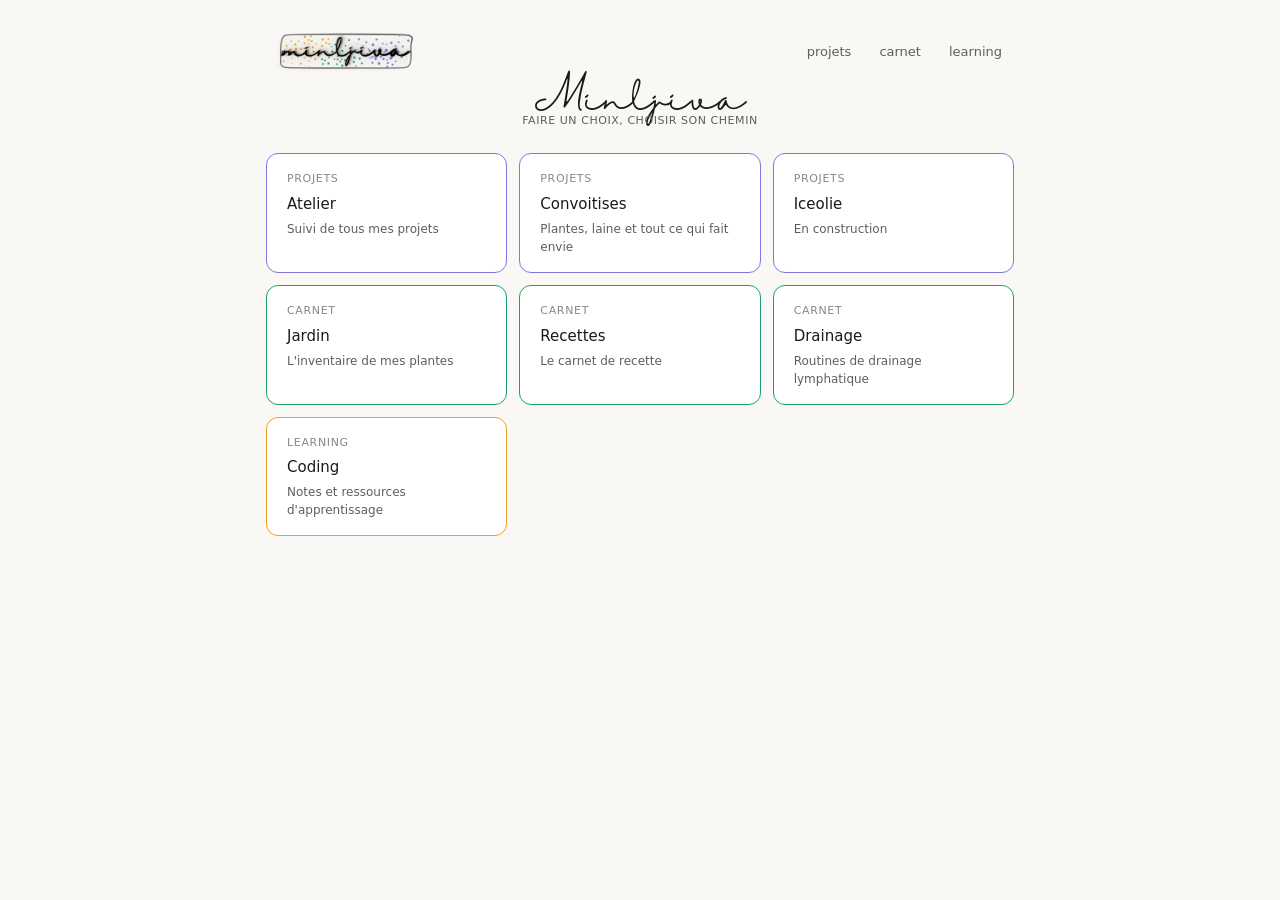
<file: index.html>
<!DOCTYPE html>
<html lang="fr">
<head>
  <meta charset="UTF-8">
  <meta name="viewport" content="width=device-width, initial-scale=1.0">
  <link rel="stylesheet" href="style.css">
  <title>Minljiva</title>
</head>
<body>

  <header class="site-header" data-page="">
    <a href="index.html"><img src="Minljiva.png" alt="Minljiva"></a>
    <nav class="nav" id="main-nav"></nav>
  </header>

  <h1>Minljiva</h1>
  <p class="subtitle">Faire un choix, choisir son chemin</p>

    <div class="index-grid">

    <a href="ATELIER.html" class="index-card-projet">
      <div class="index-card-cat">projets</div>
      <div class="index-card-title">Atelier</div>
      <div class="index-card-desc">Suivi de tous mes projets</div>
    </a>

    <a href="CONVOITISES.html" class="index-card-projet">
      <div class="index-card-cat">projets</div>
      <div class="index-card-title">Convoitises</div>
      <div class="index-card-desc">Plantes, laine et tout ce qui fait envie</div>
    </a>

<a href="https://minljiva.github.io/iceolie/" class="index-card-projet">
      <div class="index-card-cat">projets</div>
      <div class="index-card-title">Iceolie</div>
      <div class="index-card-desc">En construction</div>
    </a>

    <a href="JARDIN.html" class="index-card-carnet">
      <div class="index-card-cat">carnet</div>
      <div class="index-card-title">Jardin</div>
      <div class="index-card-desc">L'inventaire de mes plantes</div>
    </a>

    <a href="RECETTES.html" class="index-card-carnet">
      <div class="index-card-cat">carnet</div>
      <div class="index-card-title">Recettes</div>
      <div class="index-card-desc">Le carnet de recette</div>
    </a>

    <a href="DRAINAGE.html" class="index-card-carnet">
      <div class="index-card-cat">carnet</div>
      <div class="index-card-title">Drainage</div>
      <div class="index-card-desc">Routines de drainage lymphatique</div>
    </a>

<a href="CODING.html" class="index-card-learning">
      <div class="index-card-cat">learning</div>
      <div class="index-card-title">Coding</div>
      <div class="index-card-desc">Notes et ressources d'apprentissage</div>
    </a>

  </div> <script src="scripts/nav.js"></script>
</body>
</html>
</file>
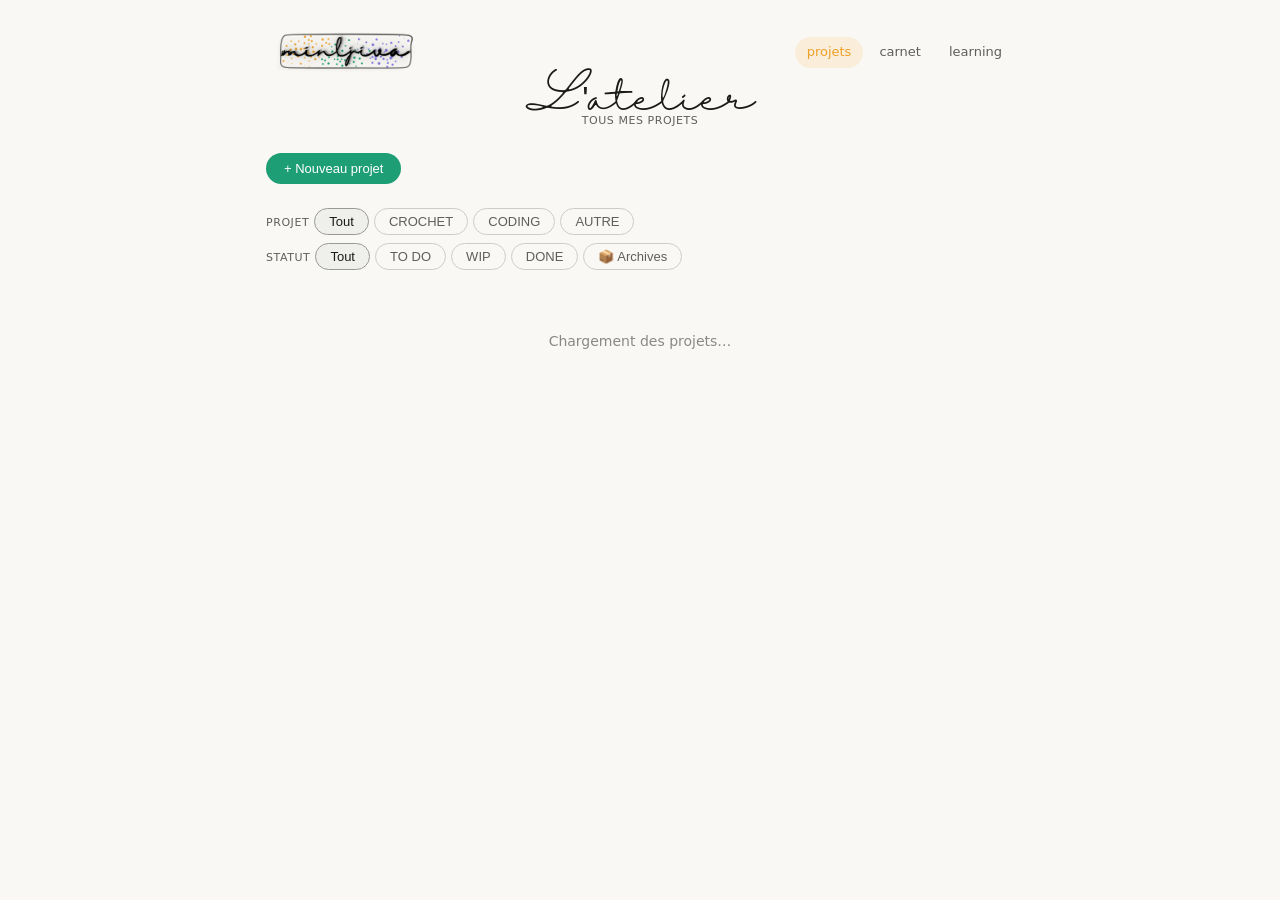
<file: ATELIER.html>
<!DOCTYPE html>
<html lang="fr">
<head>
  <meta charset="UTF-8">
  <meta name="viewport" content="width=device-width, initial-scale=1.0">
  <link rel="stylesheet" href="style.css">
  <title>L'atelier — Minljiva</title>
</head>
<body>

  <header class="site-header" data-page="projets">
    <a href="index.html"><img src="Minljiva.png" alt="Minljiva"></a>
    <nav class="nav" id="main-nav"></nav>
  </header>

  <h1>L'atelier</h1>
  <p class="subtitle">Tous mes projets</p>

  <button class="btn-add" onclick="ouvrirModal()">+ Nouveau projet</button>

  <div class="filter-bar">
    <div class="filter-group-wrapper">
      <span class="filter-label">Projet</span>
      <button class="filter-btn active" onclick="filterProjet('all', this)">Tout</button>
      <button class="filter-btn" onclick="filterProjet('crochet', this)">CROCHET</button>
      <button class="filter-btn" onclick="filterProjet('coding', this)">CODING</button>
      <button class="filter-btn" onclick="filterProjet('autre', this)">AUTRE</button>
    </div>

    <div class="filter-group-wrapper">
      <span class="filter-label">Statut</span>
      <button class="filter-btn active" onclick="setFiltre('all', this)">Tout</button>
      <button class="filter-btn" onclick="setFiltre('todo', this)">TO DO</button>
      <button class="filter-btn" onclick="setFiltre('wip', this)">WIP</button>
      <button class="filter-btn" onclick="setFiltre('done', this)">DONE</button>
      <button class="filter-btn" onclick="setFiltre('archive', this)">📦 Archives</button>
    </div>
  </div>

  <div class="count-bar" id="count"></div>
  <div class="grid" id="grid">
    <div class="loading">Chargement des projets…</div>
  </div>

  <div class="overlay" id="overlay" onclick="fermerModalSiDehors(event)">
    <div class="modal">
      <h2>Nouveau projet</h2>
      <div class="field">
        <label>Nom du projet *</label>
        <input type="text" id="inp-titre" placeholder="ex : Bonnet rayé bleu" />
      </div>
      <div class="field">
        <label>Catégorie *</label>
        <select id="inp-categorie">
          <option value="CROCHET">Crochet 🧶</option>
          <option value="CODING">Coding ⚙️</option>
          <option value="AUTRE">Autre ✨</option>
        </select>
      </div>
      <div class="field">
        <label>inspiration (nom ou lien)</label>
        <input type="text" id="inp-inspiration" placeholder="Lien ou page.html" />
      </div>
      <div class="field">
        <label>Notes / Explications</label>
        <textarea id="inp-explication" placeholder="Laine, aiguilles..."></textarea>
      </div>
      <div class="modal-actions">
        <button class="btn-next" onclick="fermerModal()">Annuler</button>
        <button class="btn-save" id="btn-save" onclick="ajouterProjet()">Ajouter</button>
      </div>
    </div>
  </div>

  <div class="overlay" id="overlay-duree" onclick="fermerDureeSiDehors(event)">
    <div class="modal">
      <h2>✓ Projet terminé !</h2>
      <div class="field">
        <label>Temps passé (optionnel)</label>
        <input type="text" id="inp-duree" placeholder="ex : 12h, 3 séances…" />
      </div>
      <div class="modal-actions">
        <button class="btn-next" onclick="validerDuree(false)">Passer</button>
        <button class="btn-save" onclick="validerDuree(true)">Enregistrer</button>
      </div>
    </div>
  </div>

  <div class="detail-overlay" id="detail-overlay" onclick="fermerDetail()"></div>
  <div class="detail-panel" id="detail-panel">
    <div class="detail-header">
      <div class="header-top-row">
        <div class="header-meta">
          <div id="d-statut-badge"></div>
          <div id="d-date" class="date"></div>
        </div>
        <button onclick="fermerDetail()" class="btn-close-detail">✕</button>
      </div>
      <div class="plant-name detail-titre" id="d-titre-affiche"></div>
    </div>
    <div class="detail-section detail-section-first">
      <div class="detail-label">Statut du projet</div>
      <select class="edit-input" id="d-statut">
        <option value="todo">TO DO</option>
        <option value="wip">WIP</option>
        <option value="done">DONE</option>
        <option value="archive">📦 Archivé</option>
      </select>
    </div>
    <div class="detail-section">
      <div class="detail-label">Nom du projet</div>
      <input class="edit-input" type="text" id="d-titre" />
    </div>
    <div class="detail-section">
      <label>Catégorie *</label>
      <select id="d-categorie" class="edit-input">
        <option value="CROCHET">Crochet 🧶</option>
        <option value="CODING">Coding ⚙️</option>
        <option value="AUTRE">Autre ✨</option>
      </select>
    </div>
    <div class="detail-section">
      <div class="detail-label">inspiration</div>
      <input class="edit-input" type="text" id="d-inspiration" />
    </div>
    <div class="detail-section">
      <div class="detail-label">Notes & explications</div>
      <textarea class="edit-textarea" id="d-explication-detail"></textarea>
    </div>
    <div class="detail-section">
      <div class="detail-label">Temps total passé</div>
      <input class="edit-input" type="text" id="d-duree" />
    </div>
    <button class="btn-edit-save btn-edit-save-full" id="btn-detail-save" onclick="sauvegarderDetail()">Enregistrer</button>
    <div class="save-ok" id="save-ok" style="display:none;">✓ Enregistré</div>
  </div>

  <script src="scripts/ATELIER.js"></script>
  <script src="scripts/nav.js"></script>
</body>
</html>
</file>
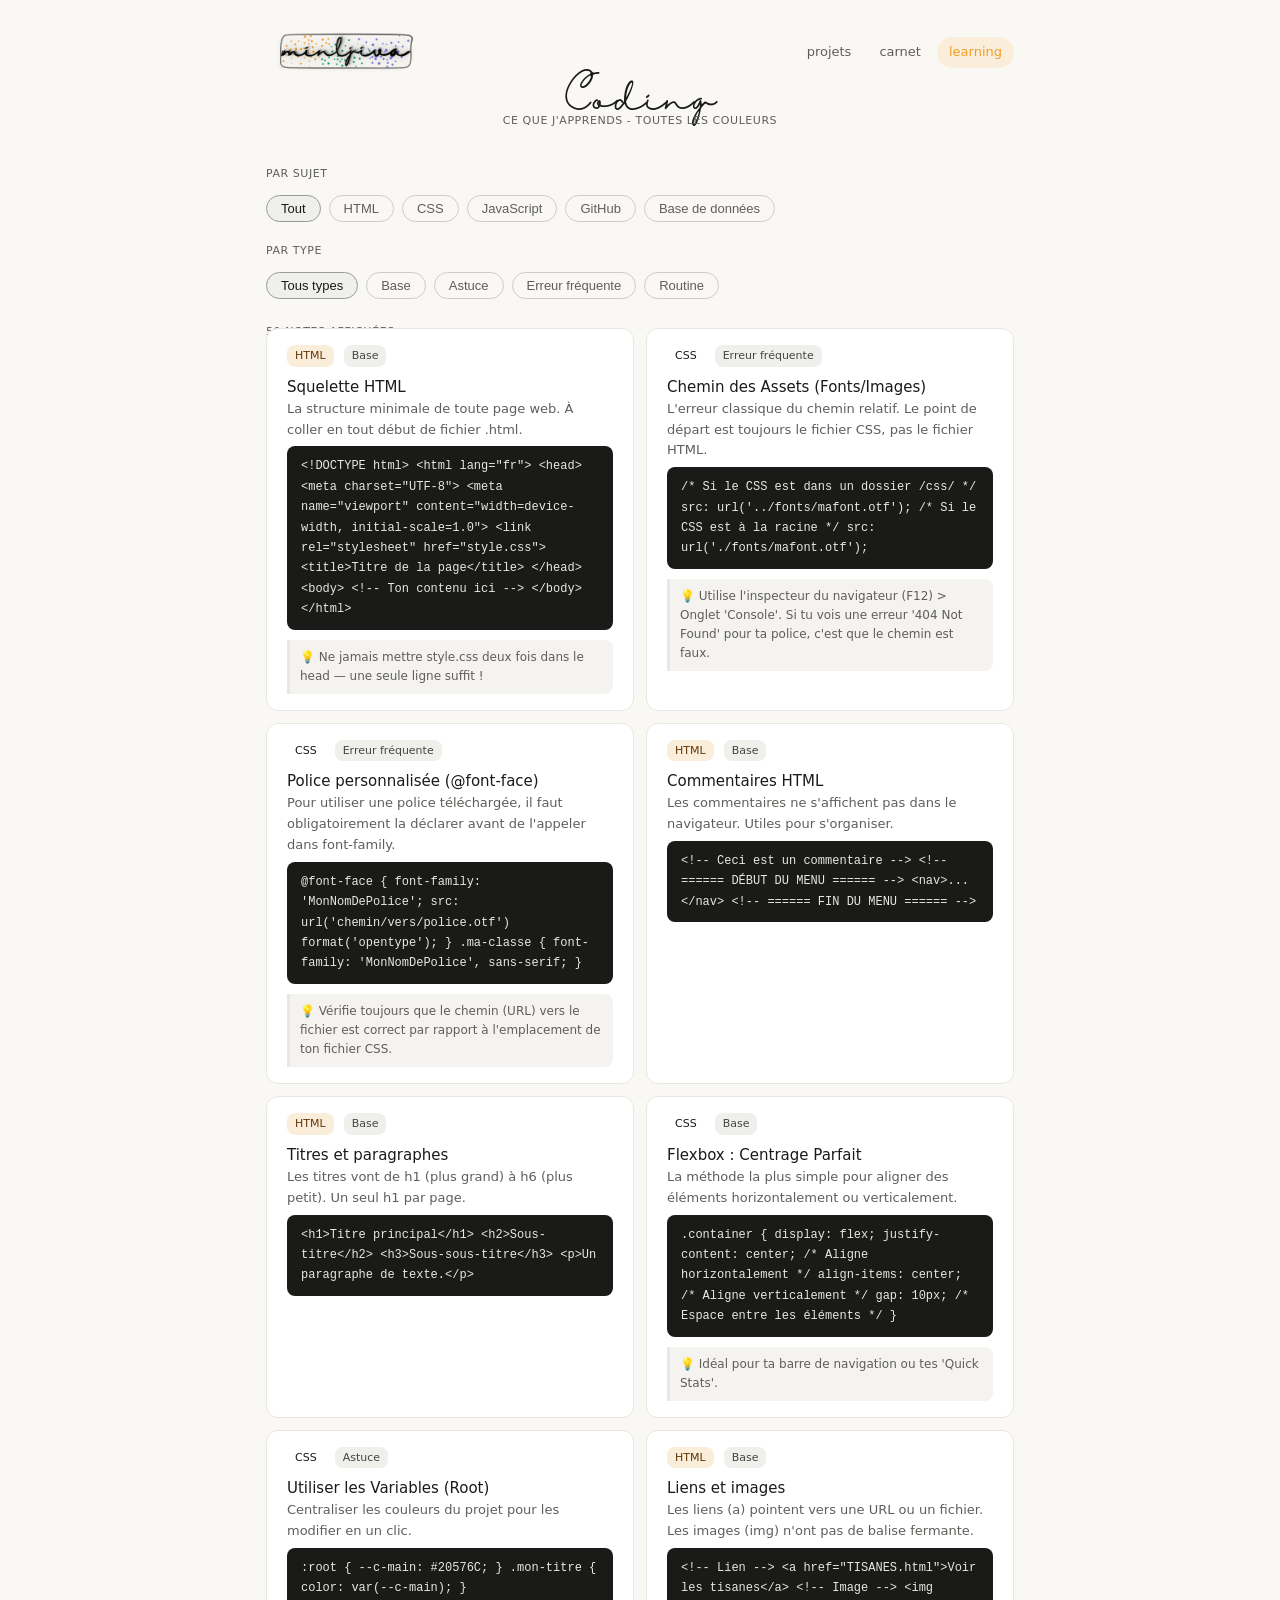
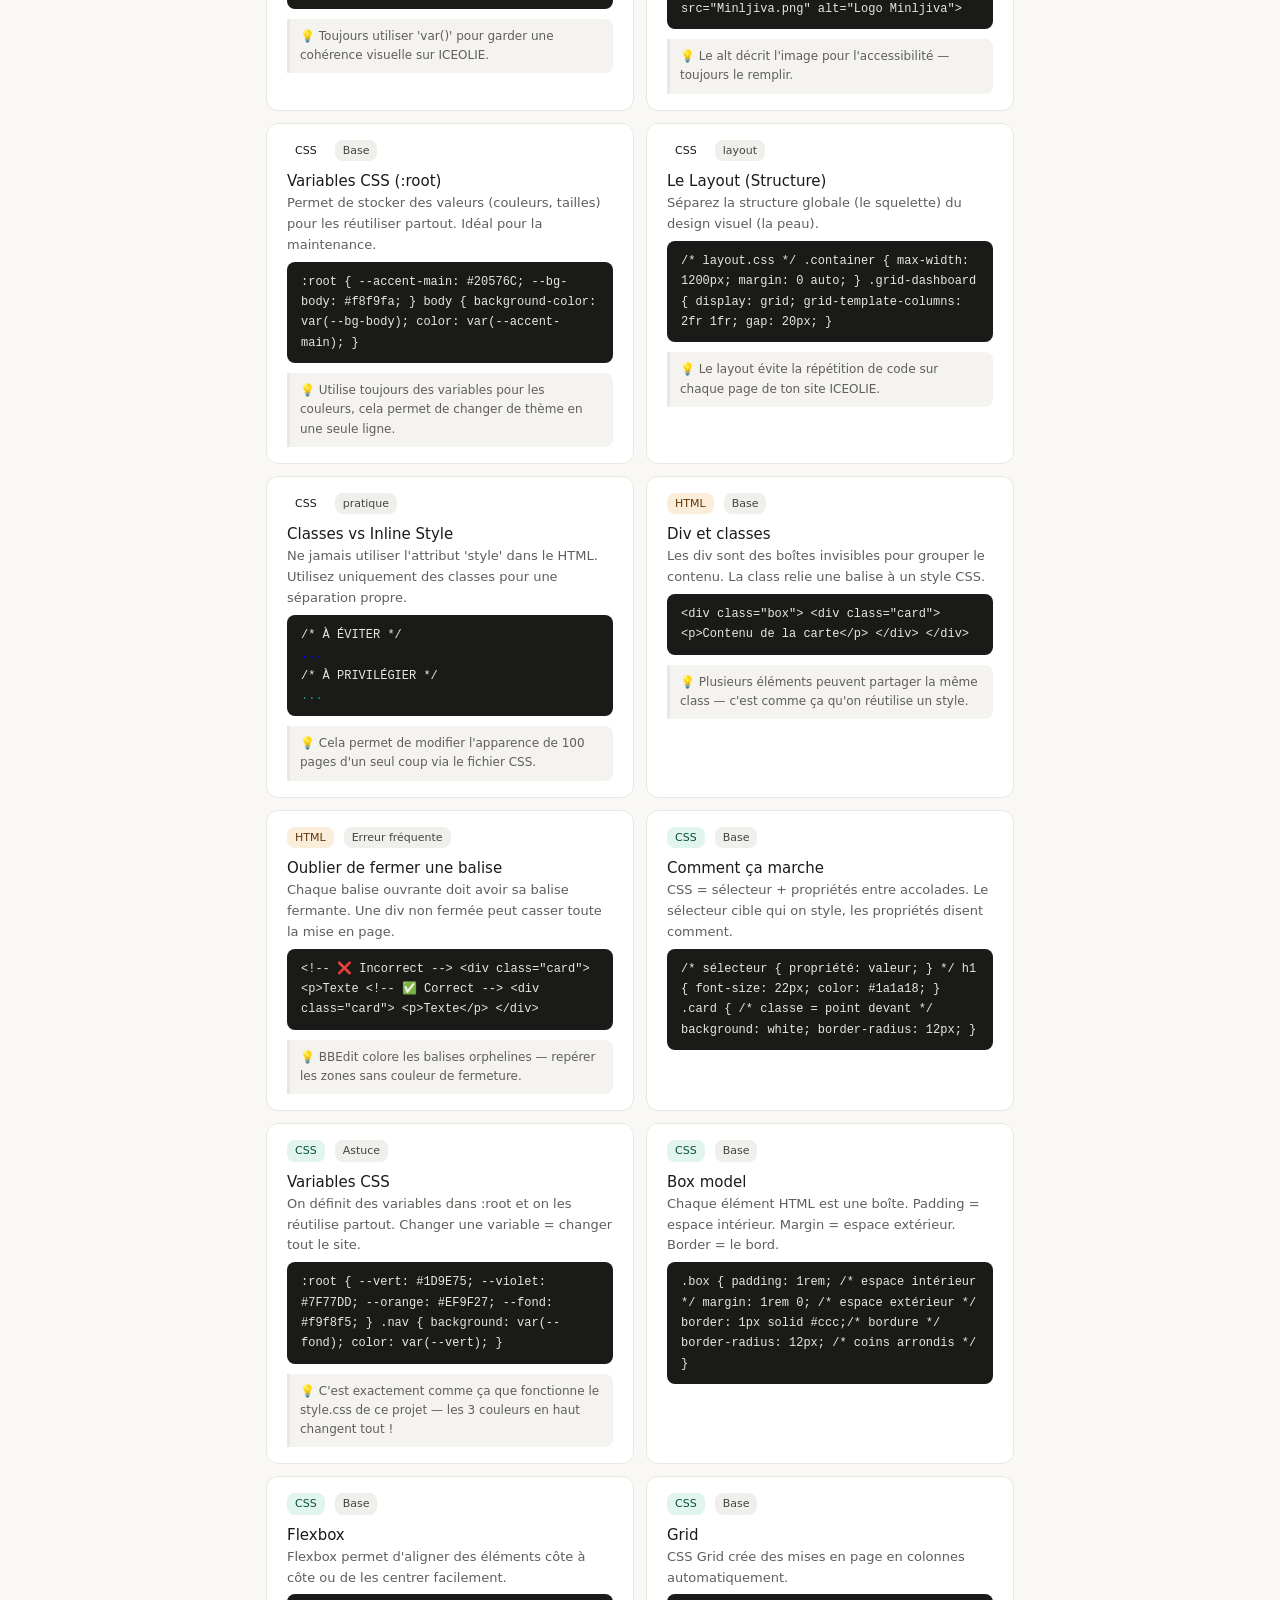
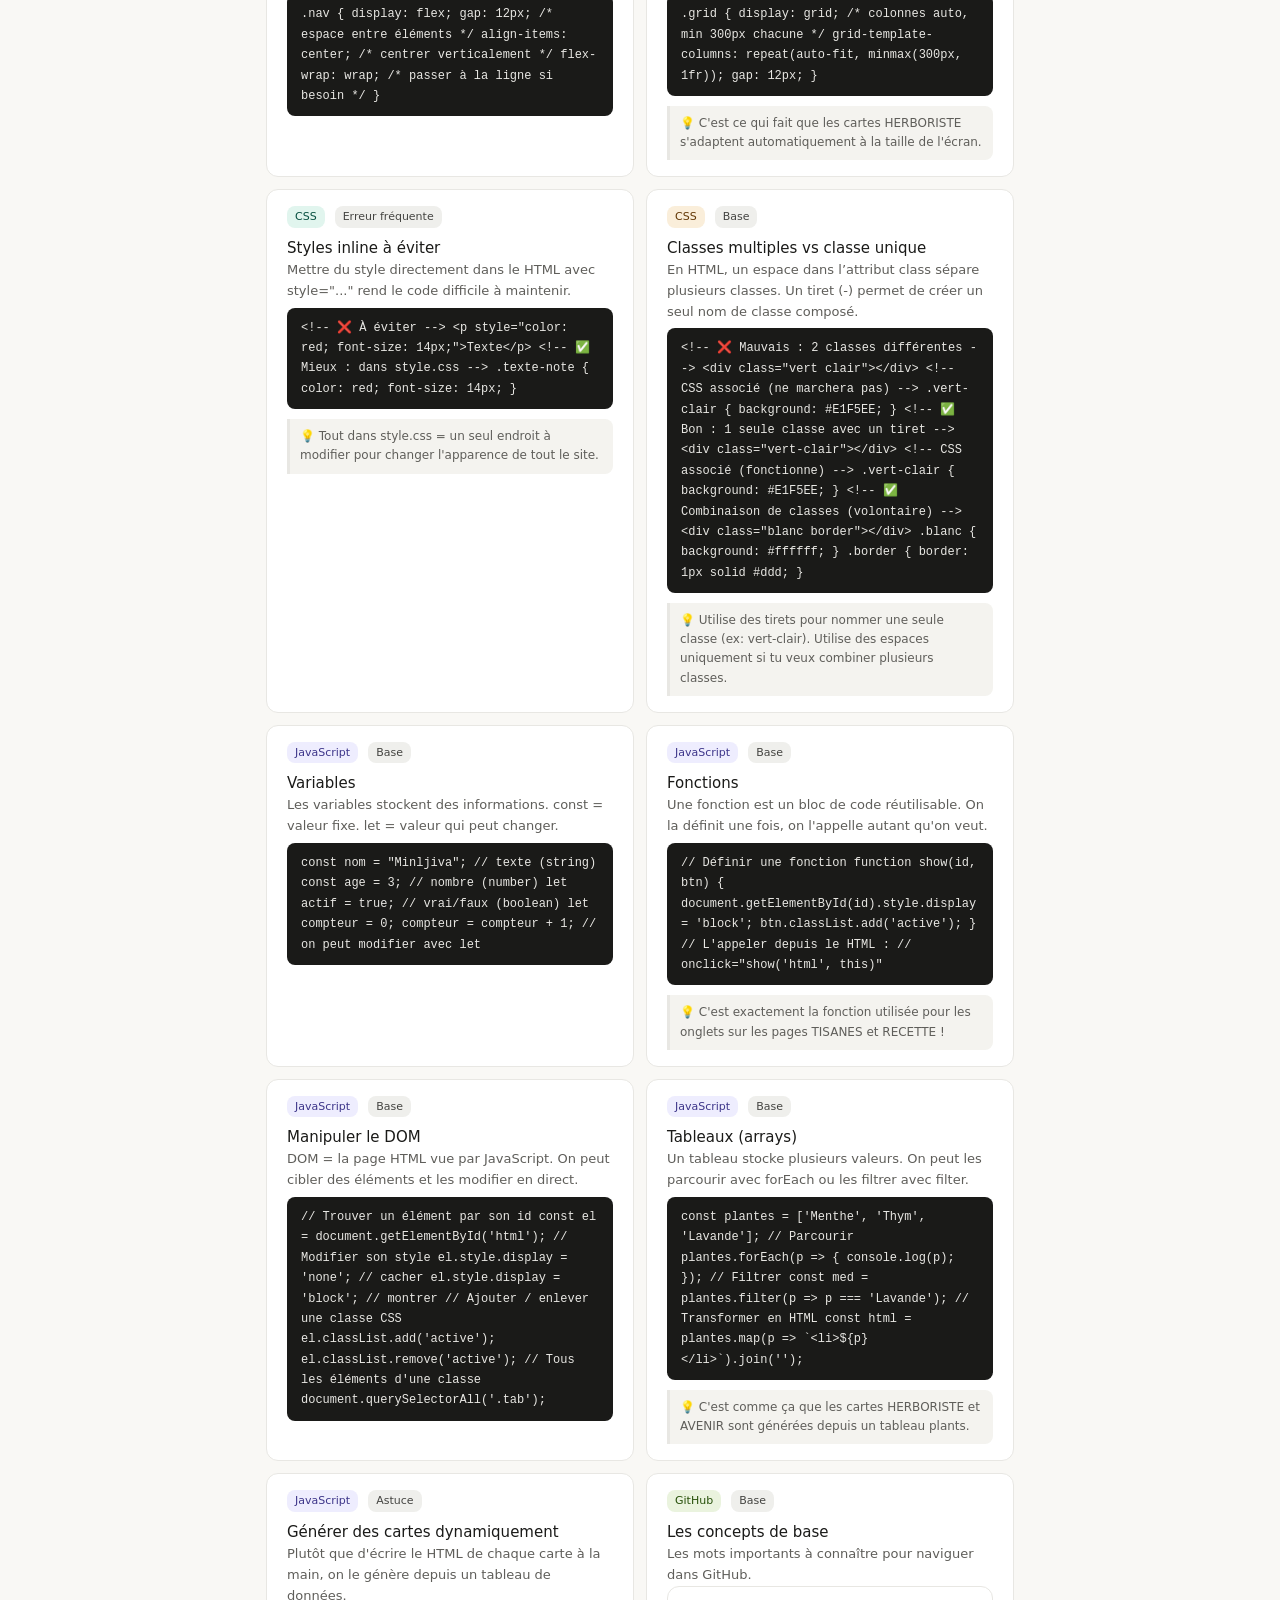
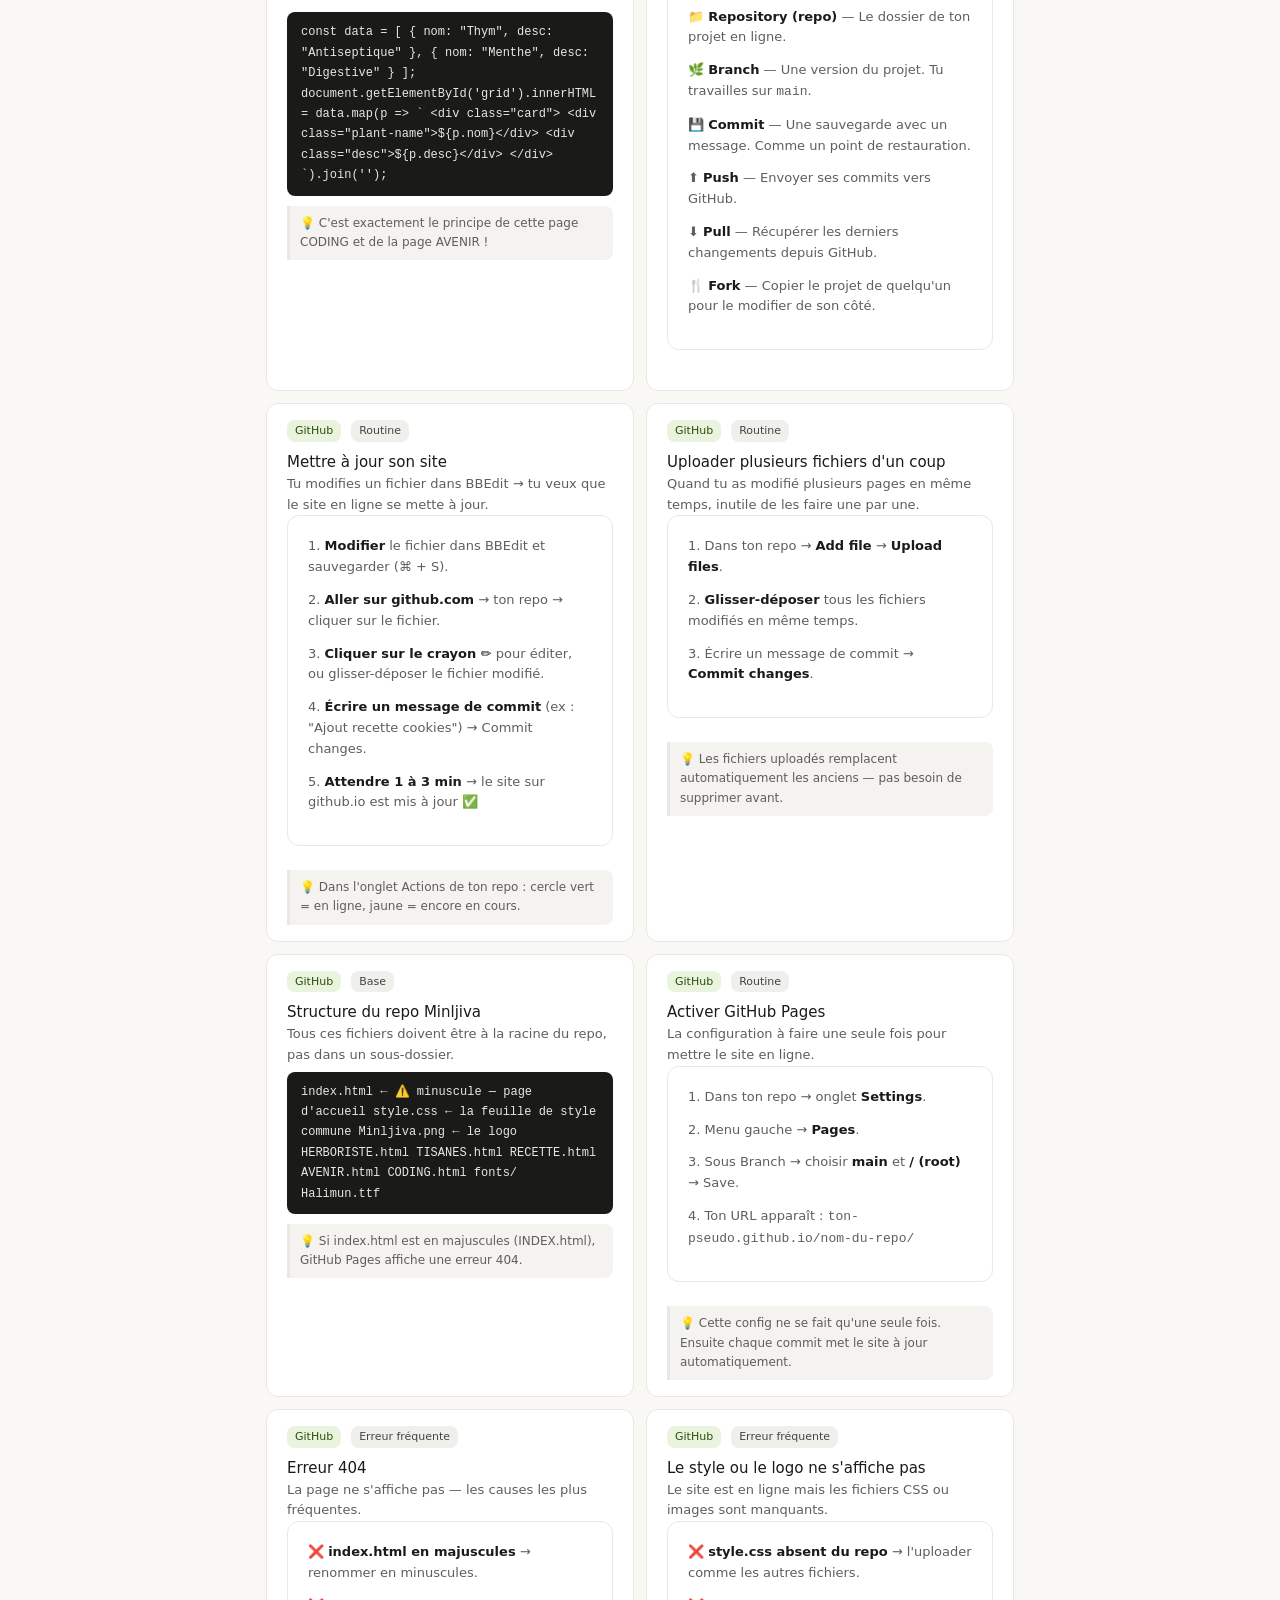
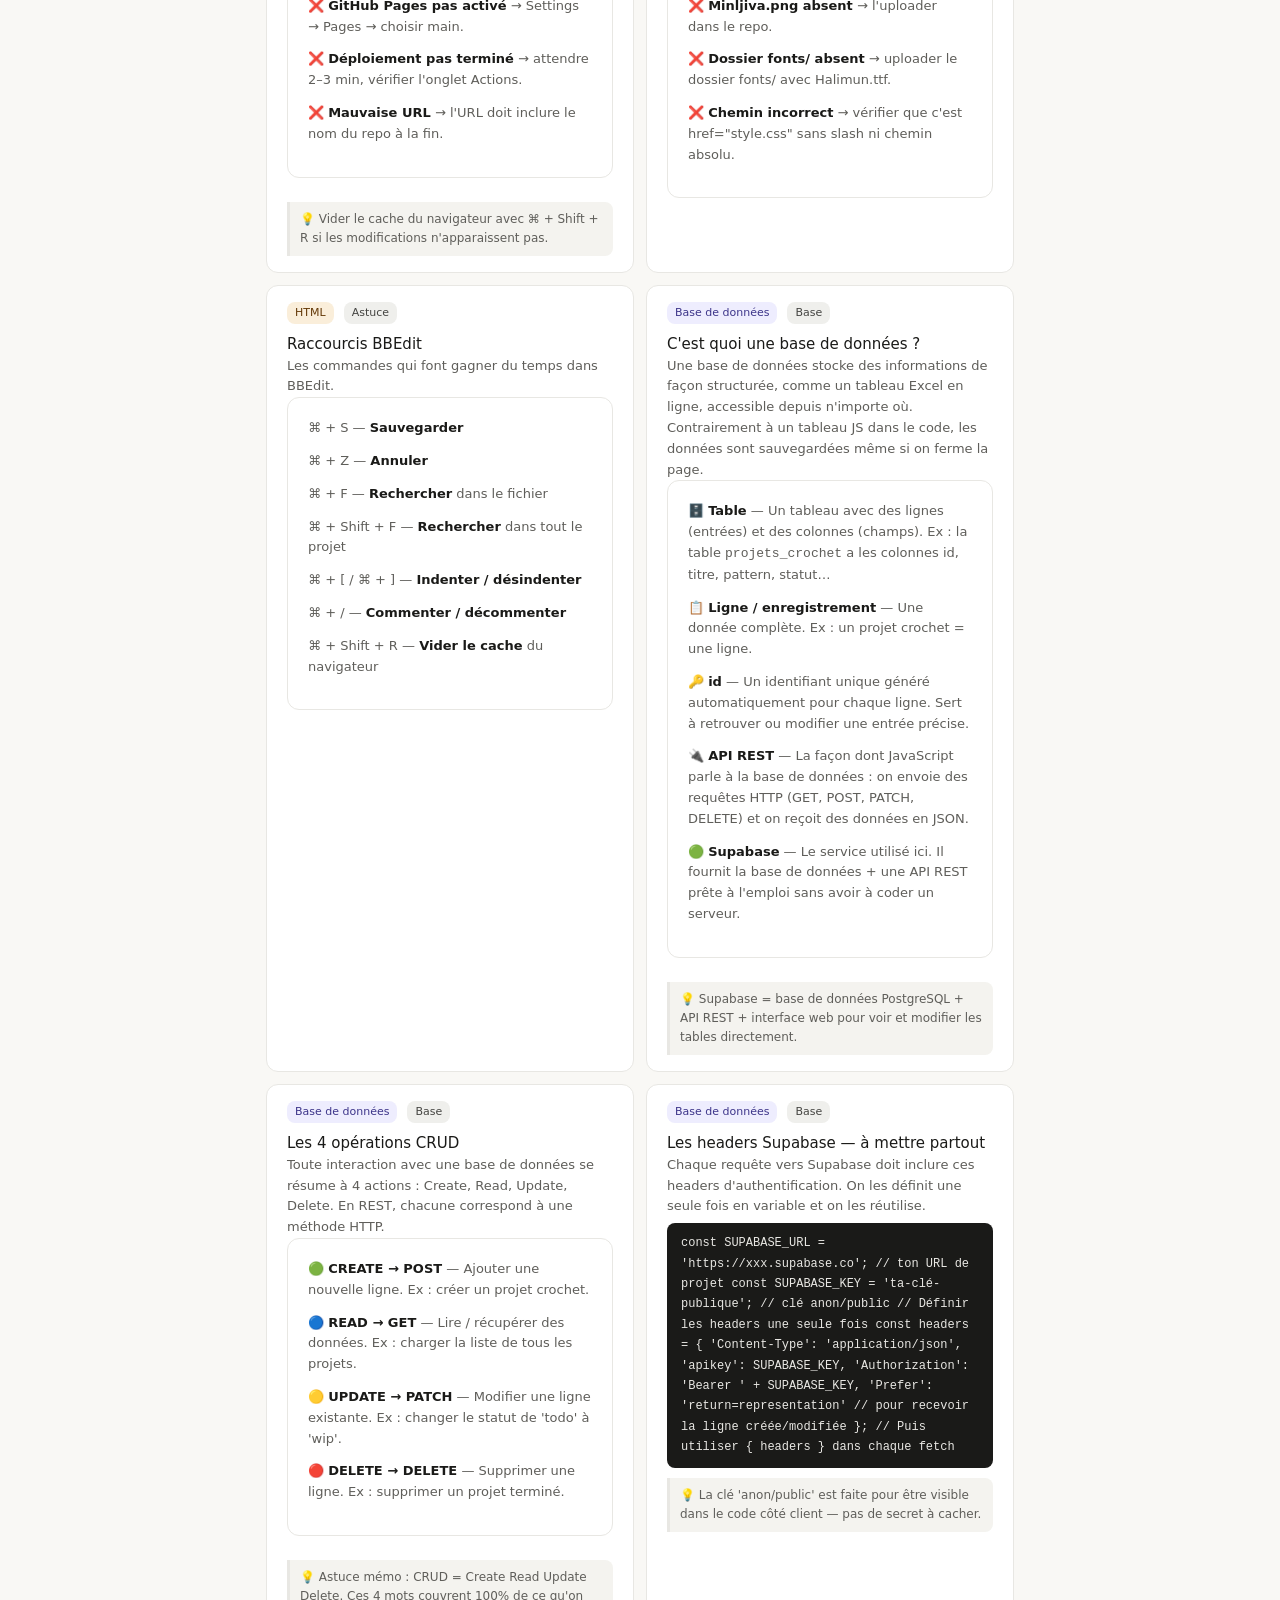
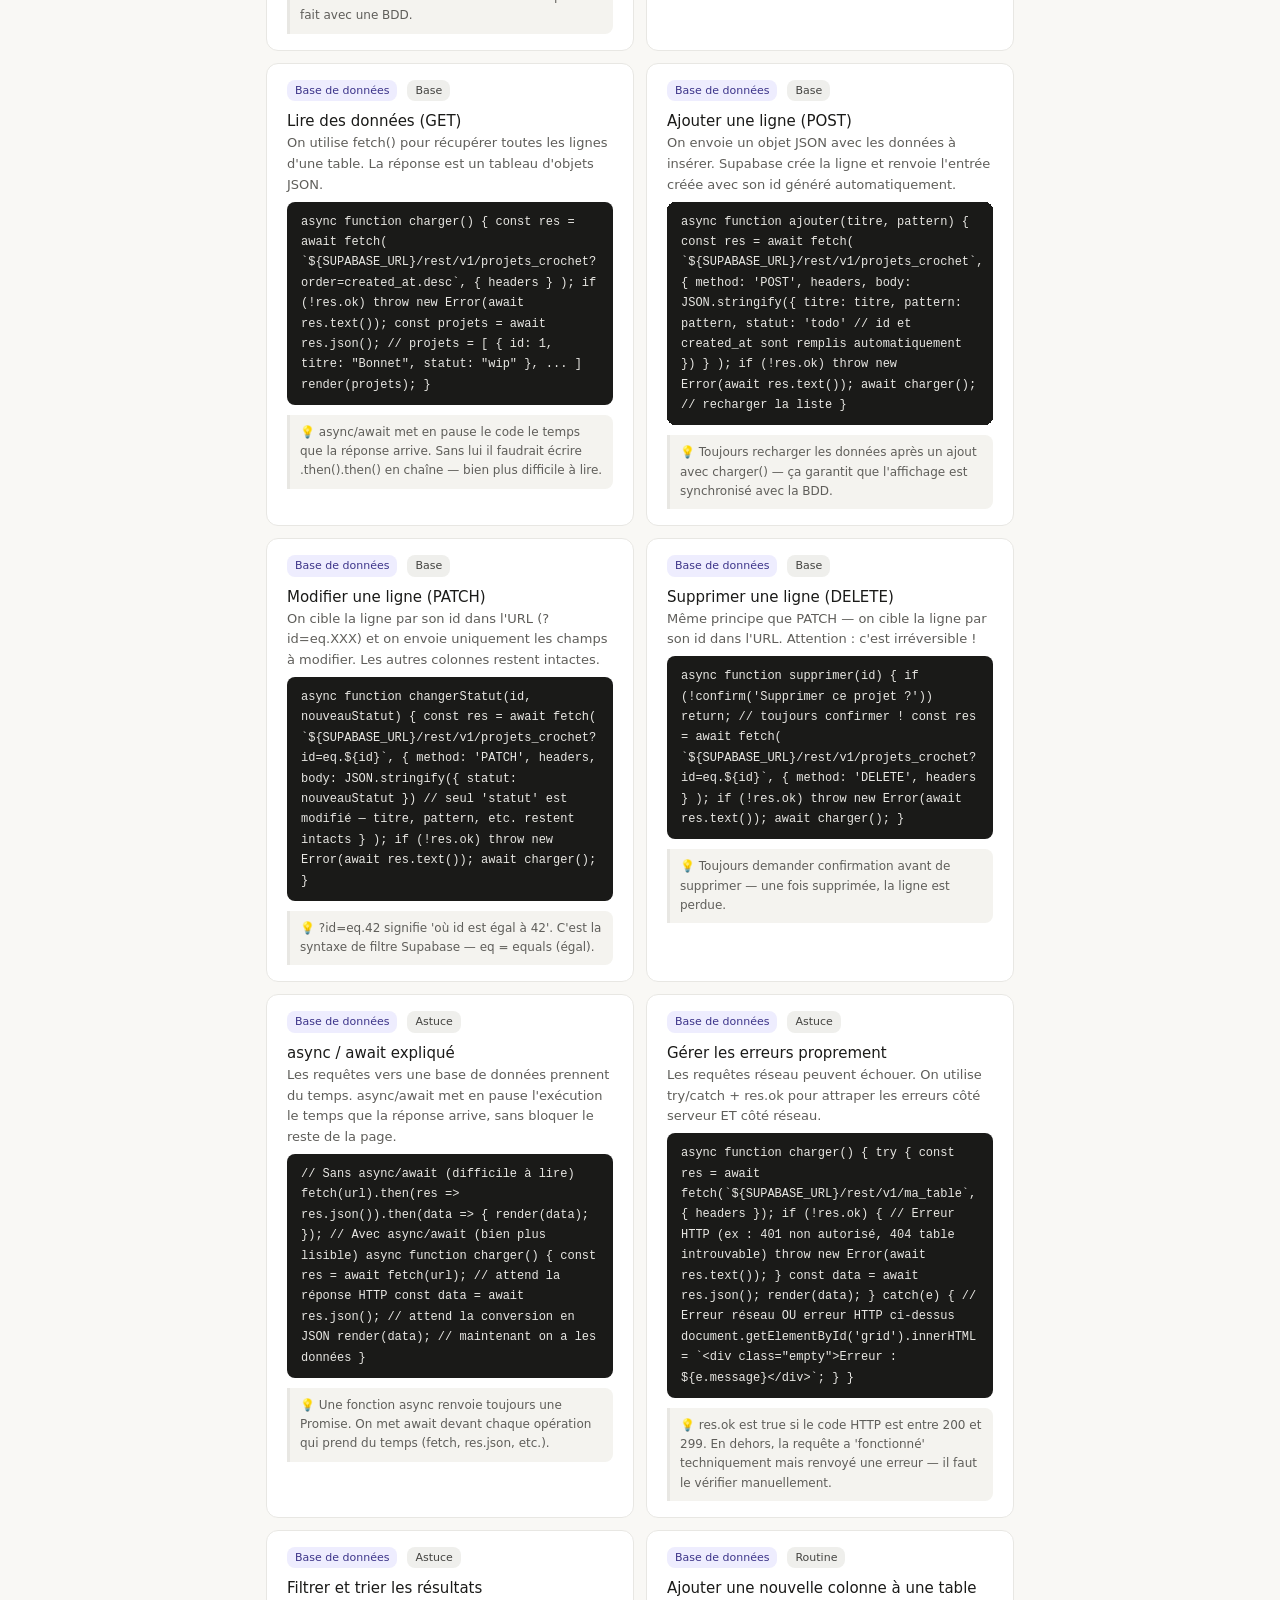
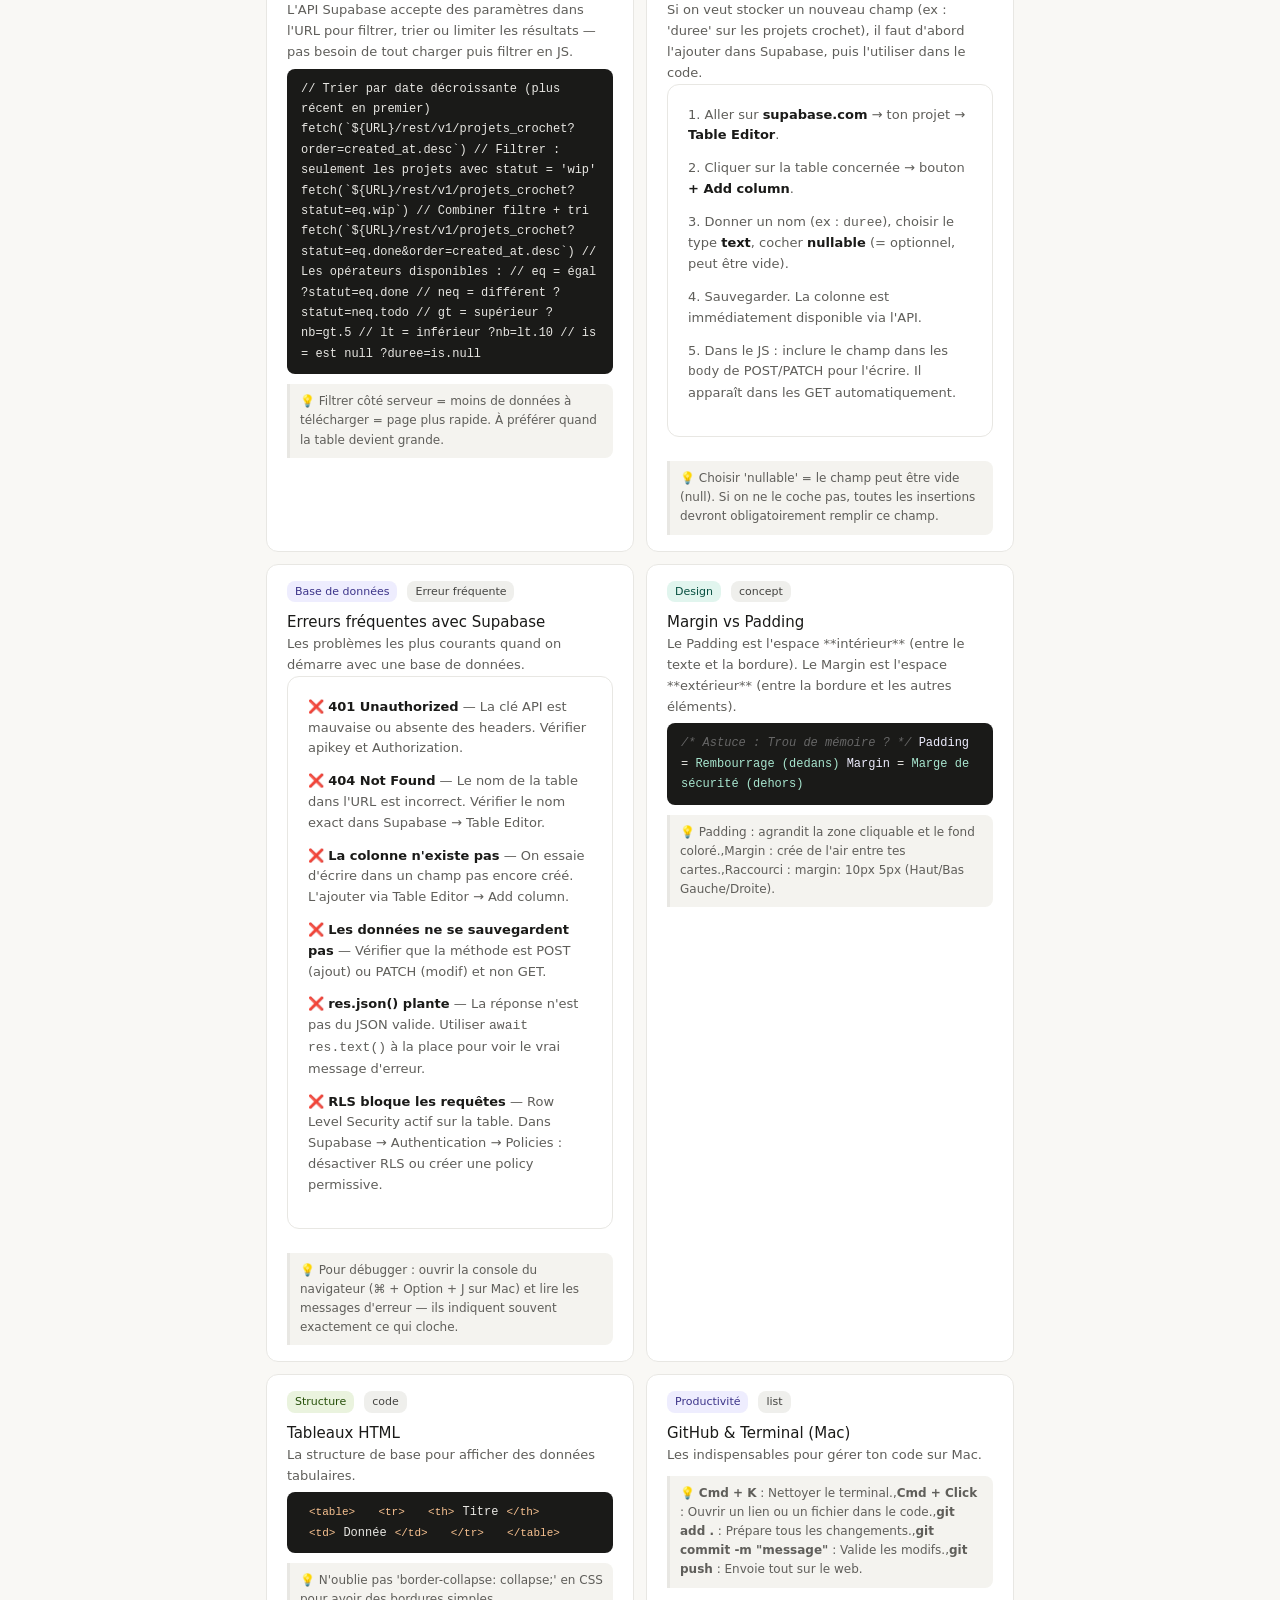
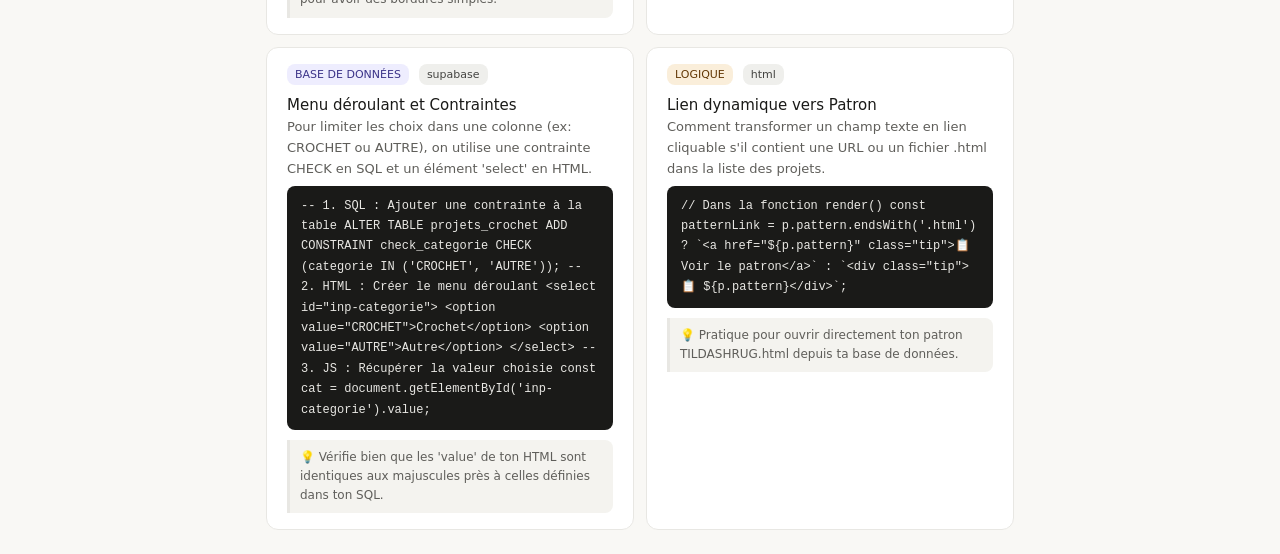
<file: CODING.html>
<!DOCTYPE html>
<html lang="fr">
<head>
  <meta charset="UTF-8">
  <meta name="viewport" content="width=device-width, initial-scale=1.0">
  <link rel="stylesheet" href="style.css">
  <title>Coding — Minljiva</title>
</head>
<body>

  <!-- HEADER -->
    <header class="site-header" data-page="learning">
    <a href="index.html"><img src="Minljiva.png" alt="Minljiva"></a>
    <nav class="nav" id="main-nav"></nav>
  </header>

  <h1>Coding</h1>
  <p class="subtitle">Ce que j'apprends - <a href="COLORS.html">toutes les couleurs</a></p>

  <div class="filter-bar">
    <span class="filter-label">Par sujet</span>
    <button class="filter-btn active" onclick="filterCat('all', this)">Tout</button>
    <button class="filter-btn" onclick="filterCat('html', this)">HTML</button>
    <button class="filter-btn" onclick="filterCat('css', this)">CSS</button>
    <button class="filter-btn" onclick="filterCat('js', this)">JavaScript</button>
    <button class="filter-btn" onclick="filterCat('github', this)">GitHub</button>
    <button class="filter-btn" onclick="filterCat('bdd', this)">Base de données</button>
    
    <span class="filter-label">Par type</span>
    <button class="filter-btn active-all active" onclick="filterType('all', this)">Tous types</button>
    <button class="filter-btn" onclick="filterType('base', this)">Base</button>
    <button class="filter-btn" onclick="filterType('astuce', this)">Astuce</button>
    <button class="filter-btn" onclick="filterType('erreur', this)">Erreur fréquente</button>
    <button class="filter-btn" onclick="filterType('routine', this)">Routine</button>
  </div>

  <div class="count-bar" id="count"></div>
  <div class="grid" id="grid"></div>


<script src="scripts/CODING.js"></script>
  <script src="scripts/nav.js"></script>
</body>
</html>
</file>
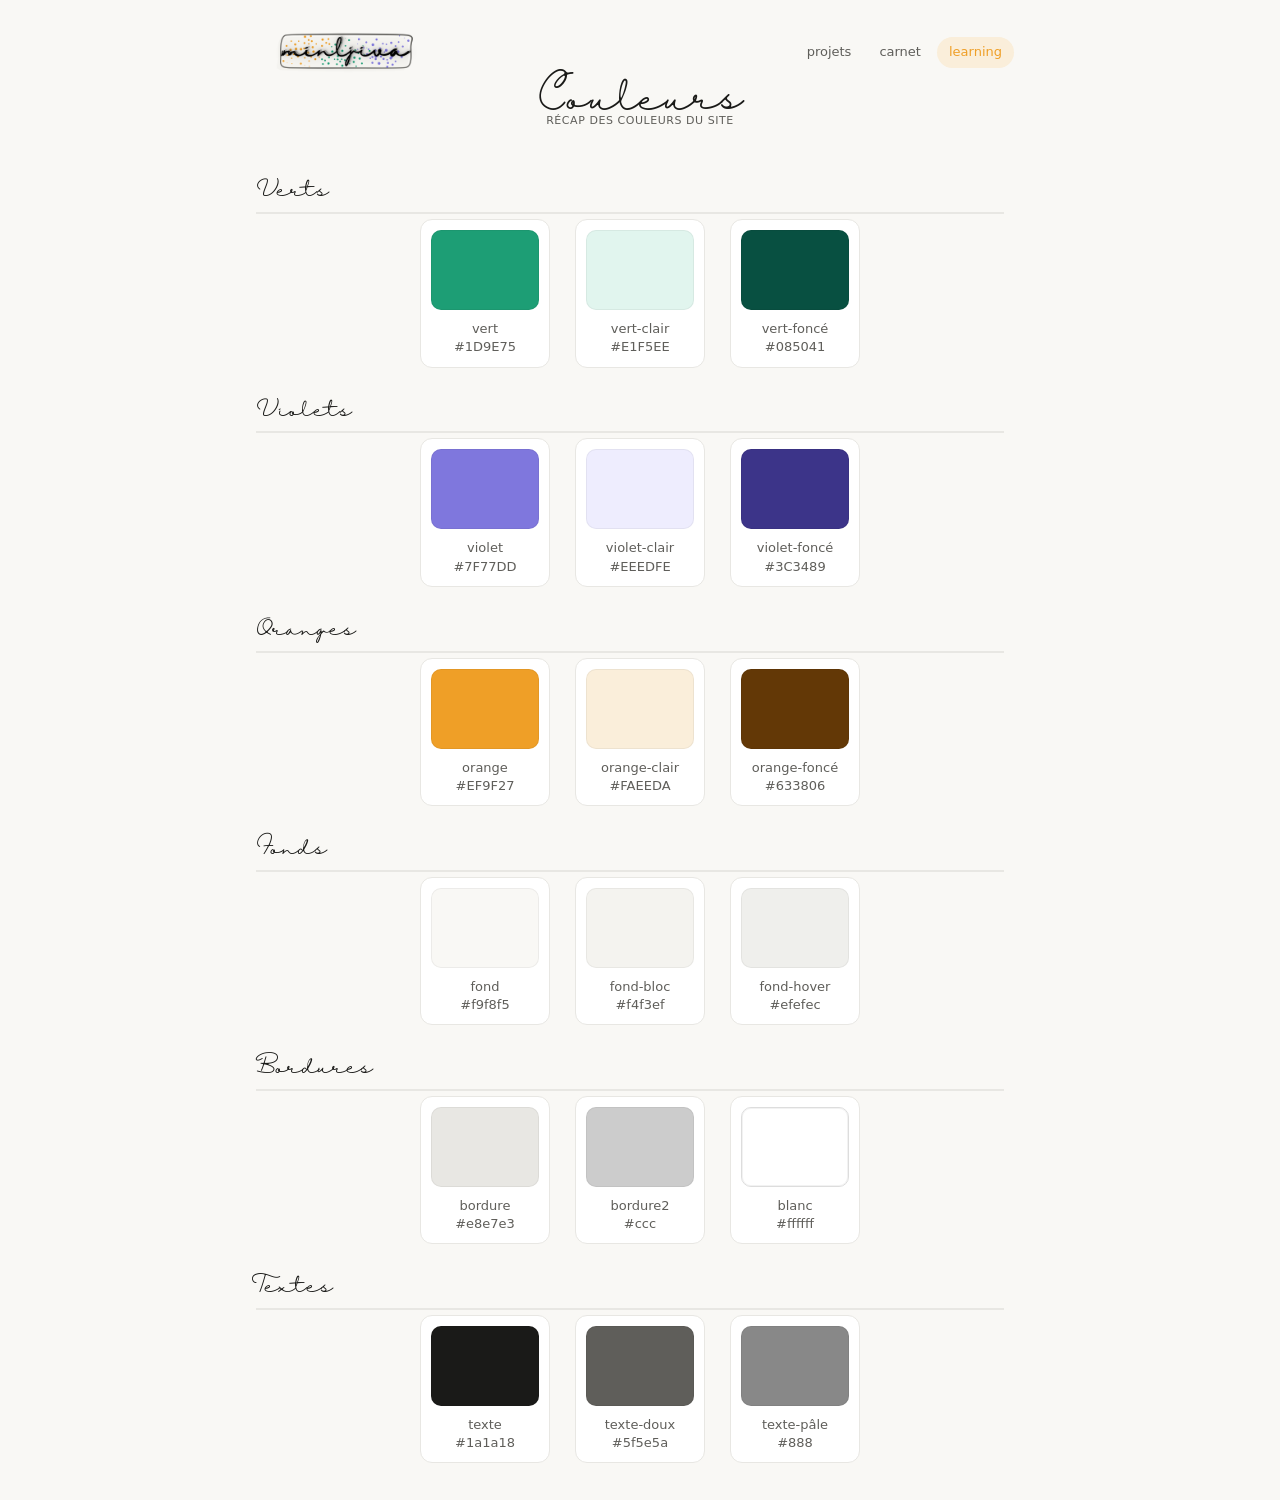
<file: COLORS.html>
<!DOCTYPE html>
<html lang="fr">
<head>
  <meta charset="UTF-8">
  <meta name="viewport" content="width=device-width, initial-scale=1.0">
  <link rel="stylesheet" href="style.css">
  <title>Couleurs — Minljiva</title>
</head>
<body>

  <!-- HEADER -->
    <header class="site-header" data-page="learning">
    <a href="index.html"><img src="Minljiva.png" alt="Minljiva"></a>
    <nav class="nav" id="main-nav"></nav>
  </header>

  <h1>Couleurs</h1>
  <p class="subtitle">Récap des couleurs du site</p>
  
  <div class="palette">

  <!-- VERTS -->
    <div class="palette-group">
  <div class="palette-title">Verts</div>
    <div class="cards-container">
  <div class="color-card"><div class="color-box vert"></div><p>vert<br>#1D9E75</p></div>
  <div class="color-card"><div class="color-box vert-clair"></div><p>vert-clair<br>#E1F5EE</p></div>
  <div class="color-card"><div class="color-box vert-fonce"></div><p>vert-foncé<br>#085041</p></div>
      </div></div>
  <!-- VIOLETS -->
  <div class="palette-group">
  <div class="palette-title">Violets</div>
<div class="cards-container">
  <div class="color-card"><div class="color-box violet"></div><p>violet<br>#7F77DD</p></div>
  <div class="color-card"><div class="color-box violet-clair"></div><p>violet-clair<br>#EEEDFE</p></div>
  <div class="color-card"><div class="color-box violet-fonce"></div><p>violet-foncé<br>#3C3489</p></div>
</div></div>
  <!-- ORANGES -->
                <div class="palette-group">
  <div class="palette-title">Oranges</div>
<div class="cards-container">
  <div class="color-card"><div class="color-box orange"></div><p>orange<br>#EF9F27</p></div>
  <div class="color-card"><div class="color-box orange-clair"></div><p>orange-clair<br>#FAEEDA</p></div>
  <div class="color-card"><div class="color-box orange-fonce"></div><p>orange-foncé<br>#633806</p></div>
</div></div>
  <!-- FONDS -->
  <div class="palette-group">
  <div class="palette-title">Fonds</div>
<div class="cards-container">
  <div class="color-card"><div class="color-box fond"></div><p>fond<br>#f9f8f5</p></div>
  <div class="color-card"><div class="color-box fond-bloc"></div><p>fond-bloc<br>#f4f3ef</p></div>
  <div class="color-card"><div class="color-box fond-hover"></div><p>fond-hover<br>#efefec</p></div>
</div></div>
  <!-- BORDURES -->
<div class="palette-group">
  <div class="palette-title">Bordures</div>
<div class="cards-container">
  <div class="color-card"><div class="color-box bordure"></div><p>bordure<br>#e8e7e3</p></div>
  <div class="color-card"><div class="color-box bordure2"></div><p>bordure2<br>#ccc</p></div>
  <div class="color-card"><div class="color-box blanc border"></div><p>blanc<br>#ffffff</p></div>
   </div></div>
  <!-- TEXTES -->
 <div class="palette-group">
  <div class="palette-title">Textes</div>
<div class="cards-container">
  <div class="color-card"><div class="color-box texte"></div><p>texte<br>#1a1a18</p></div>
  <div class="color-card"><div class="color-box texte-doux"></div><p>texte-doux<br>#5f5e5a</p></div>
  <div class="color-card"><div class="color-box texte-pale"></div><p>texte-pâle<br>#888</p></div>
</div></div>
</div>
<script src="scripts/nav.js"></script>
  </body>
</html>
</file>
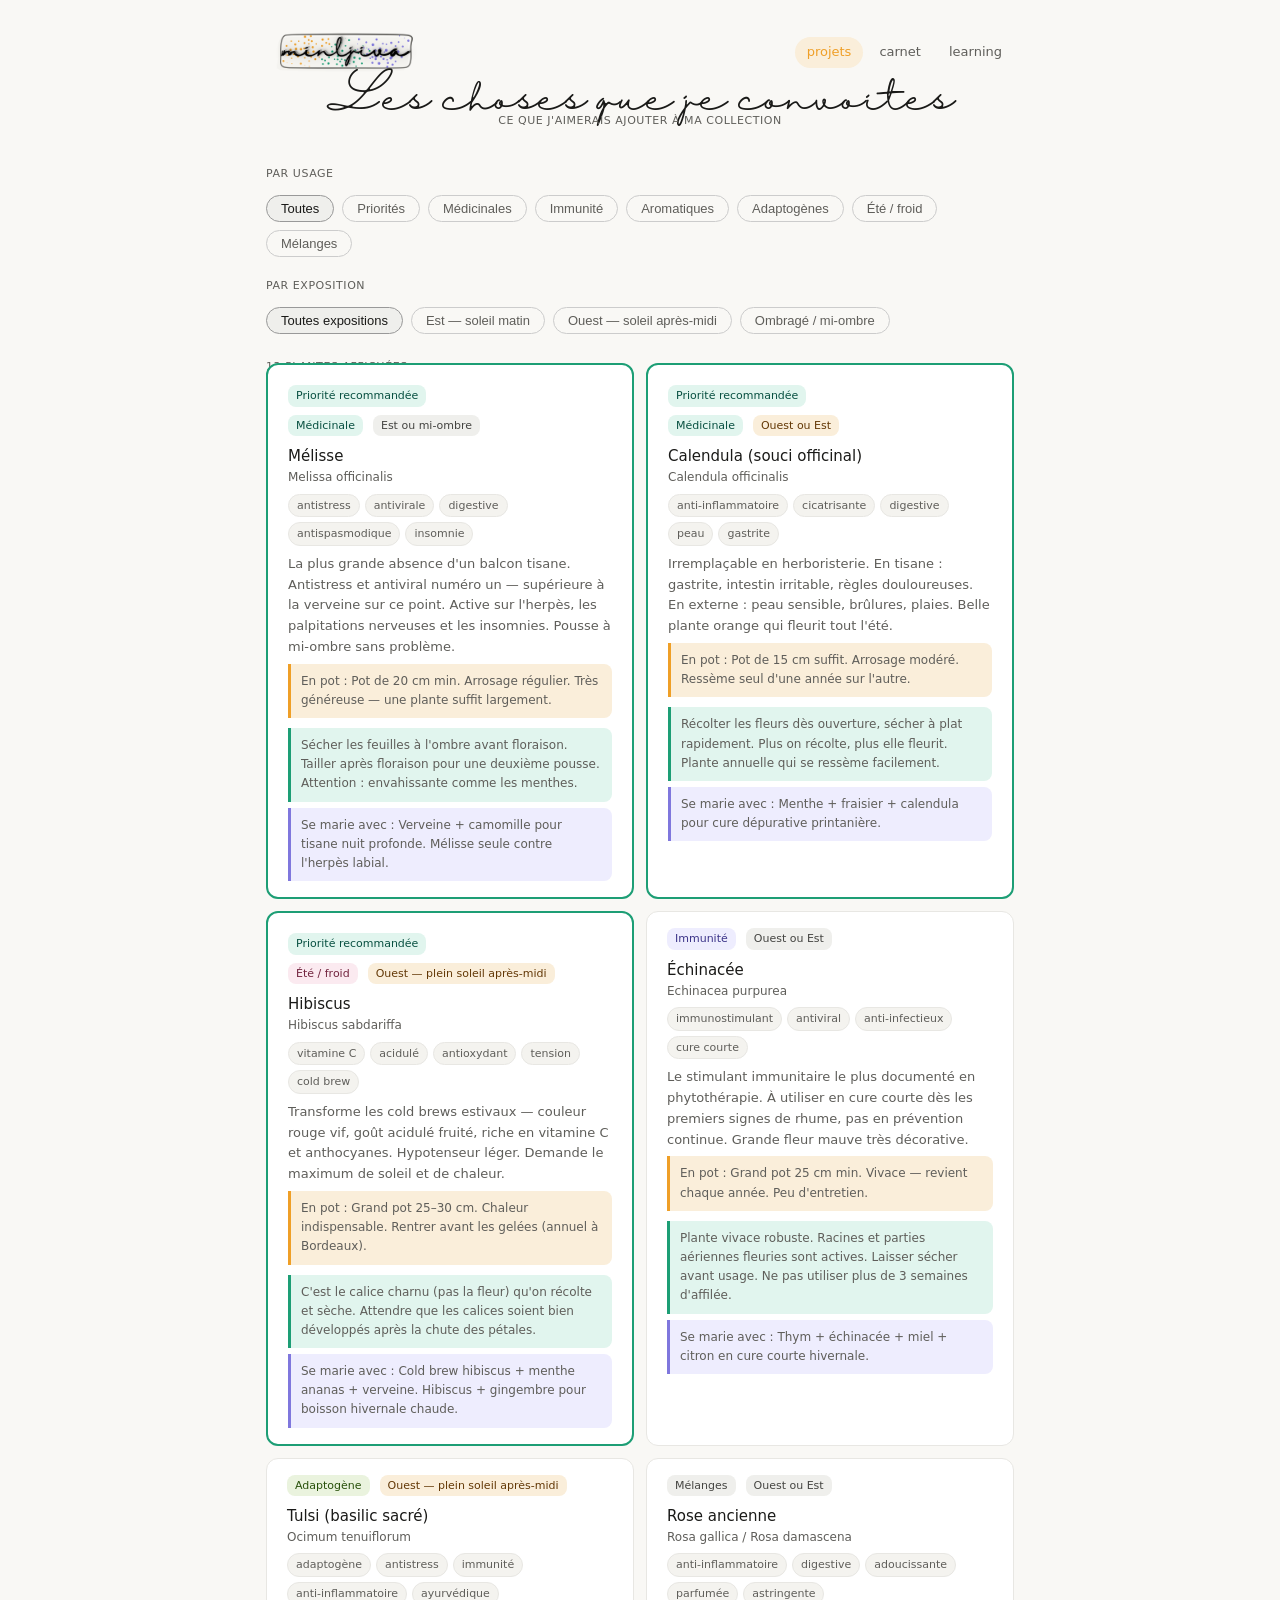
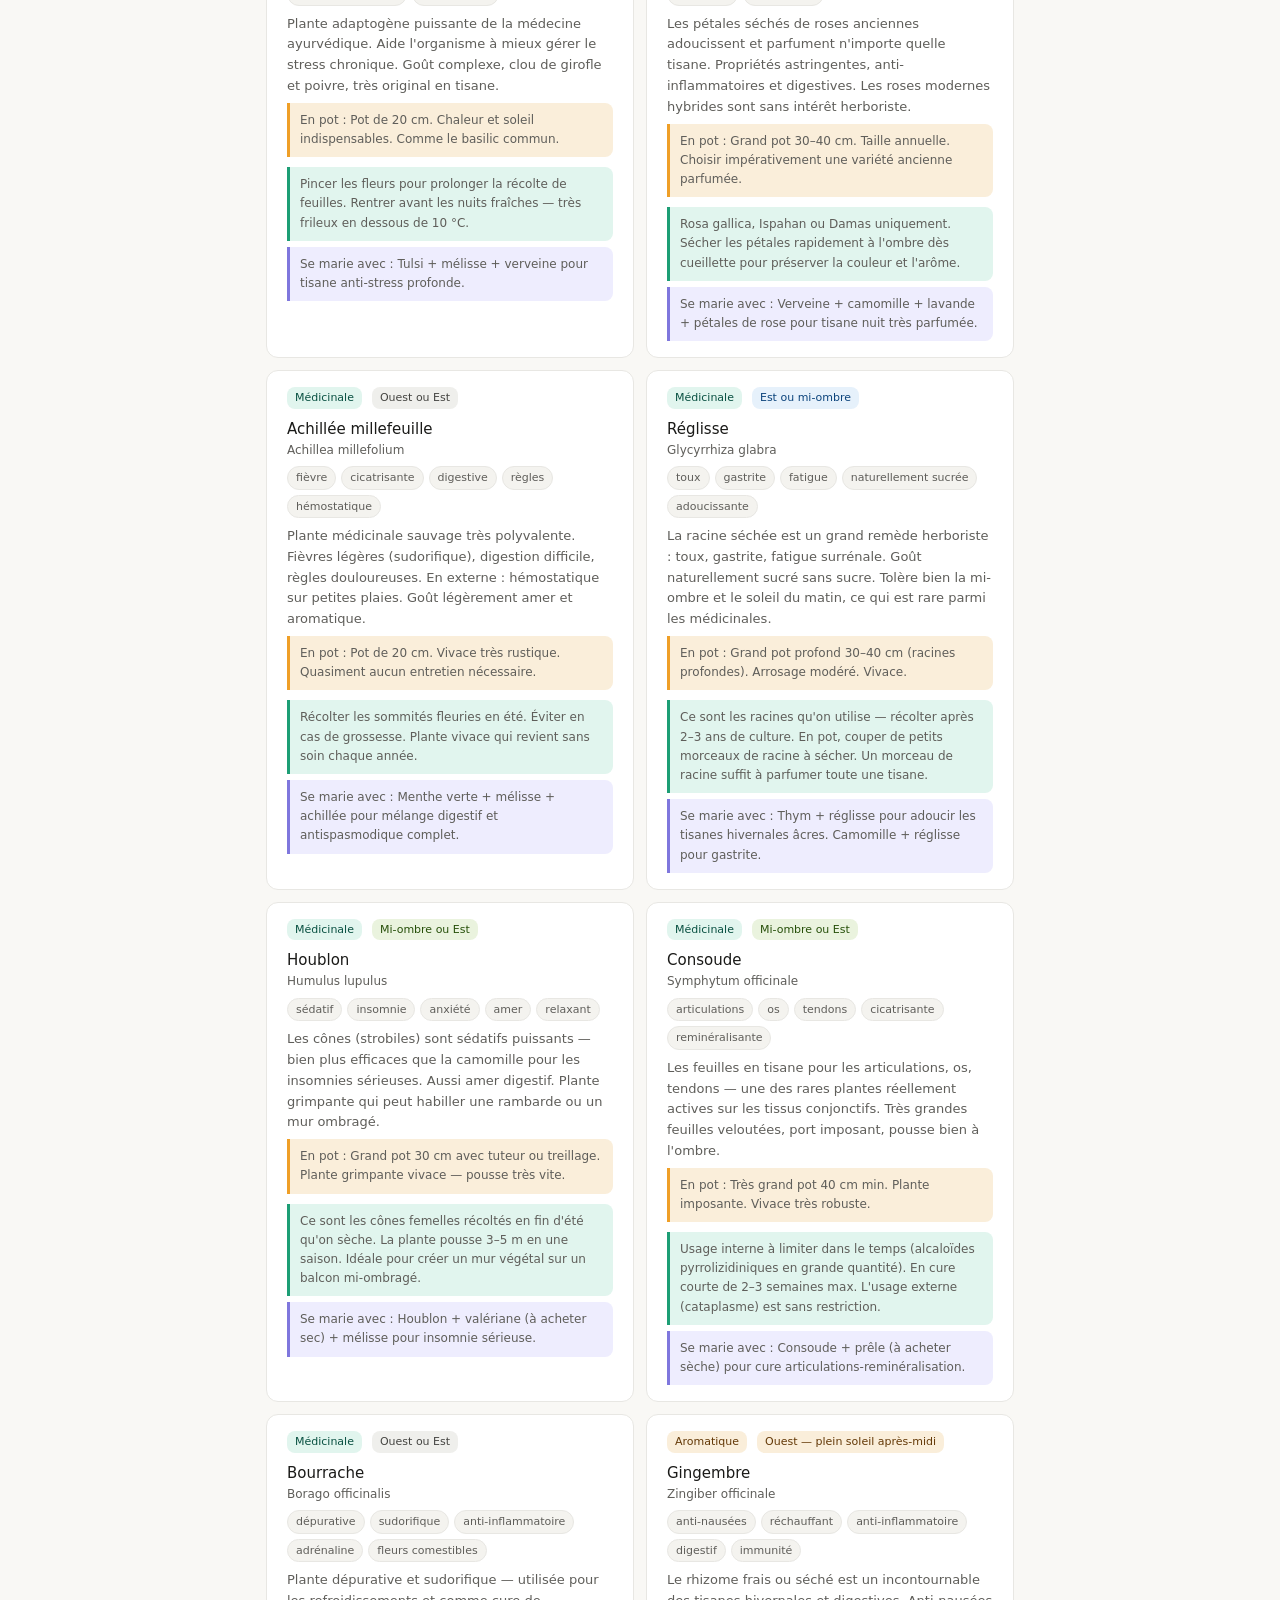
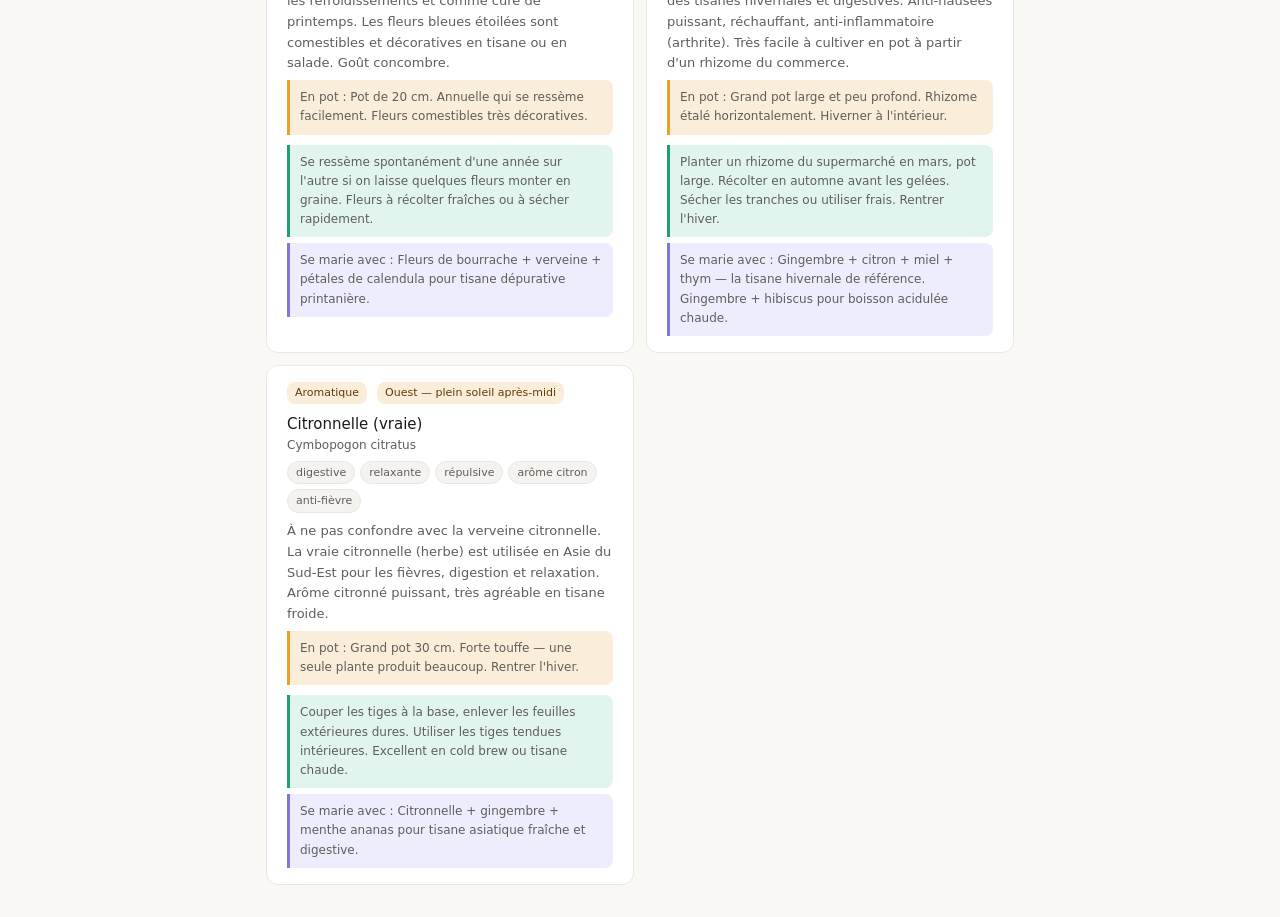
<file: CONVOITISES.html>
<!DOCTYPE html>
<html lang="fr">
<head>
  <meta charset="UTF-8">
  <meta name="viewport" content="width=device-width, initial-scale=1.0">
  <link rel="stylesheet" href="style.css">
  <title>Convoitises — Minljiva</title>
    <link rel="icon" href="favicon-mini.png">
</head>
<body>

  <!-- HEADER -->
    <header class="site-header" data-page="projets">
    <a href="index.html"><img src="Minljiva.png" alt="Minljiva"></a>
    <nav class="nav" id="main-nav"></nav>
  </header>

  <h1>Les choses que je convoites</h1>
  <p class="subtitle">Ce que j'aimerais ajouter à ma collection</p>

  <div class="filter-bar">
    <span class="filter-label">Par usage</span>
    <button class="filter-btn active" onclick="filterCat('all', this)">Toutes</button>
    <button class="filter-btn" onclick="filterCat('prio', this)">Priorités</button>
    <button class="filter-btn" onclick="filterCat('med', this)">Médicinales</button>
    <button class="filter-btn" onclick="filterCat('imm', this)">Immunité</button>
    <button class="filter-btn" onclick="filterCat('arom', this)">Aromatiques</button>
    <button class="filter-btn" onclick="filterCat('adapt', this)">Adaptogènes</button>
    <button class="filter-btn" onclick="filterCat('ete', this)">Été / froid</button>
    <button class="filter-btn" onclick="filterCat('mel', this)">Mélanges</button>

    <span class="filter-label">Par exposition</span>
    <button class="filter-btn expo-btn active-all active" onclick="filterExpo('all', this)">Toutes expositions</button>
    <button class="filter-btn expo-btn" onclick="filterExpo('est', this)">Est — soleil matin</button>
    <button class="filter-btn expo-btn" onclick="filterExpo('ouest', this)">Ouest — soleil après-midi</button>
    <button class="filter-btn expo-btn" onclick="filterExpo('ombre', this)">Ombragé / mi-ombre</button>
  </div>

  <div class="count-bar" id="count"></div>
  <div class="grid" id="grid"></div>


<script src="scripts/CONVOITISES.js"></script>
  <script src="scripts/nav.js"></script>
</body>
</html>
</file>
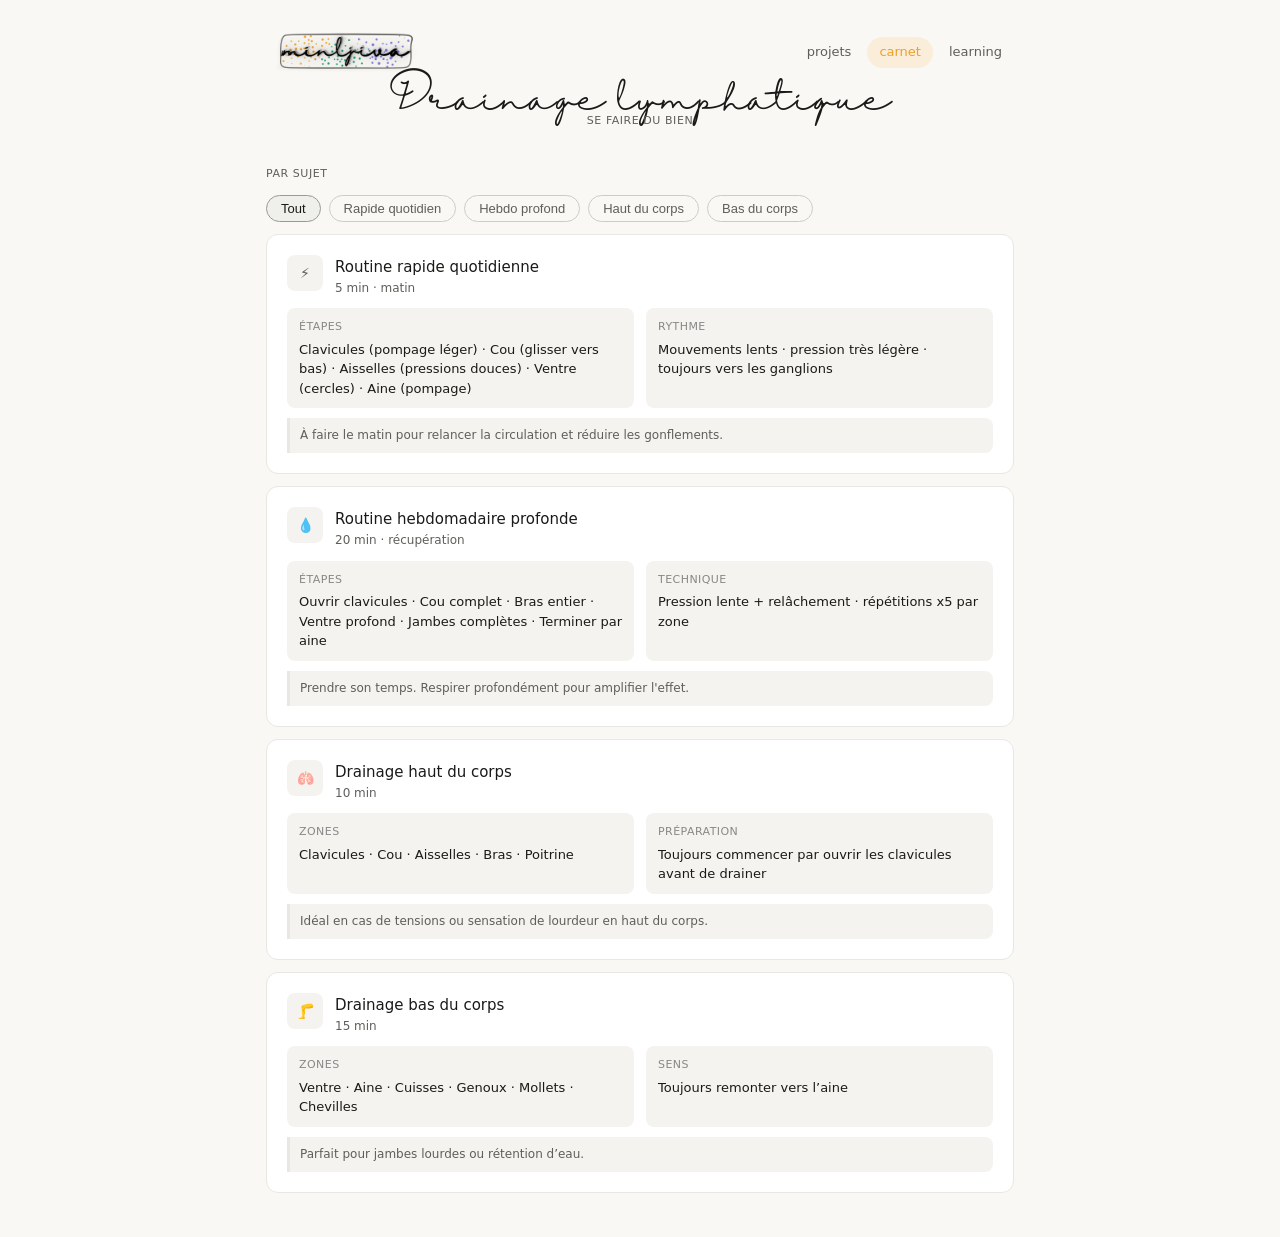
<file: DRAINAGE.html>
<!DOCTYPE html>
<html lang="fr">
<head>
  <meta charset="UTF-8">
  <meta name="viewport" content="width=device-width, initial-scale=1.0">
  <link rel="stylesheet" href="style.css">
  <title>Drainage</title>
</head>
<body>

  <!-- HEADER -->
    <header class="site-header" data-page="carnet">
    <a href="index.html"><img src="Minljiva.png" alt="Minljiva"></a>
    <nav class="nav" id="main-nav"></nav>
  </header>


<h1>Drainage lymphatique</h1>
<p class="subtitle">Se faire du bien</p>

  <div class="filter-bar">
    <span class="filter-label">Par sujet</span>
  <button class="filter-btn active" onclick="filter('all', this)">Tout</button>
  <button class="filter-btn" onclick="filter('rapide', this)">Rapide quotidien</button>
  <button class="filter-btn" onclick="filter('deep', this)">Hebdo profond</button>
  <button class="filter-btn" onclick="filter('haut', this)">Haut du corps</button>
  <button class="filter-btn" onclick="filter('bas', this)">Bas du corps</button>
</div>

  <div class="count-bar" id="count"></div>
<div id="app"></div>


<script src="scripts/DRAINAGE.js"></script>
  <script src="scripts/nav.js"></script>
</body>
</html>
</file>
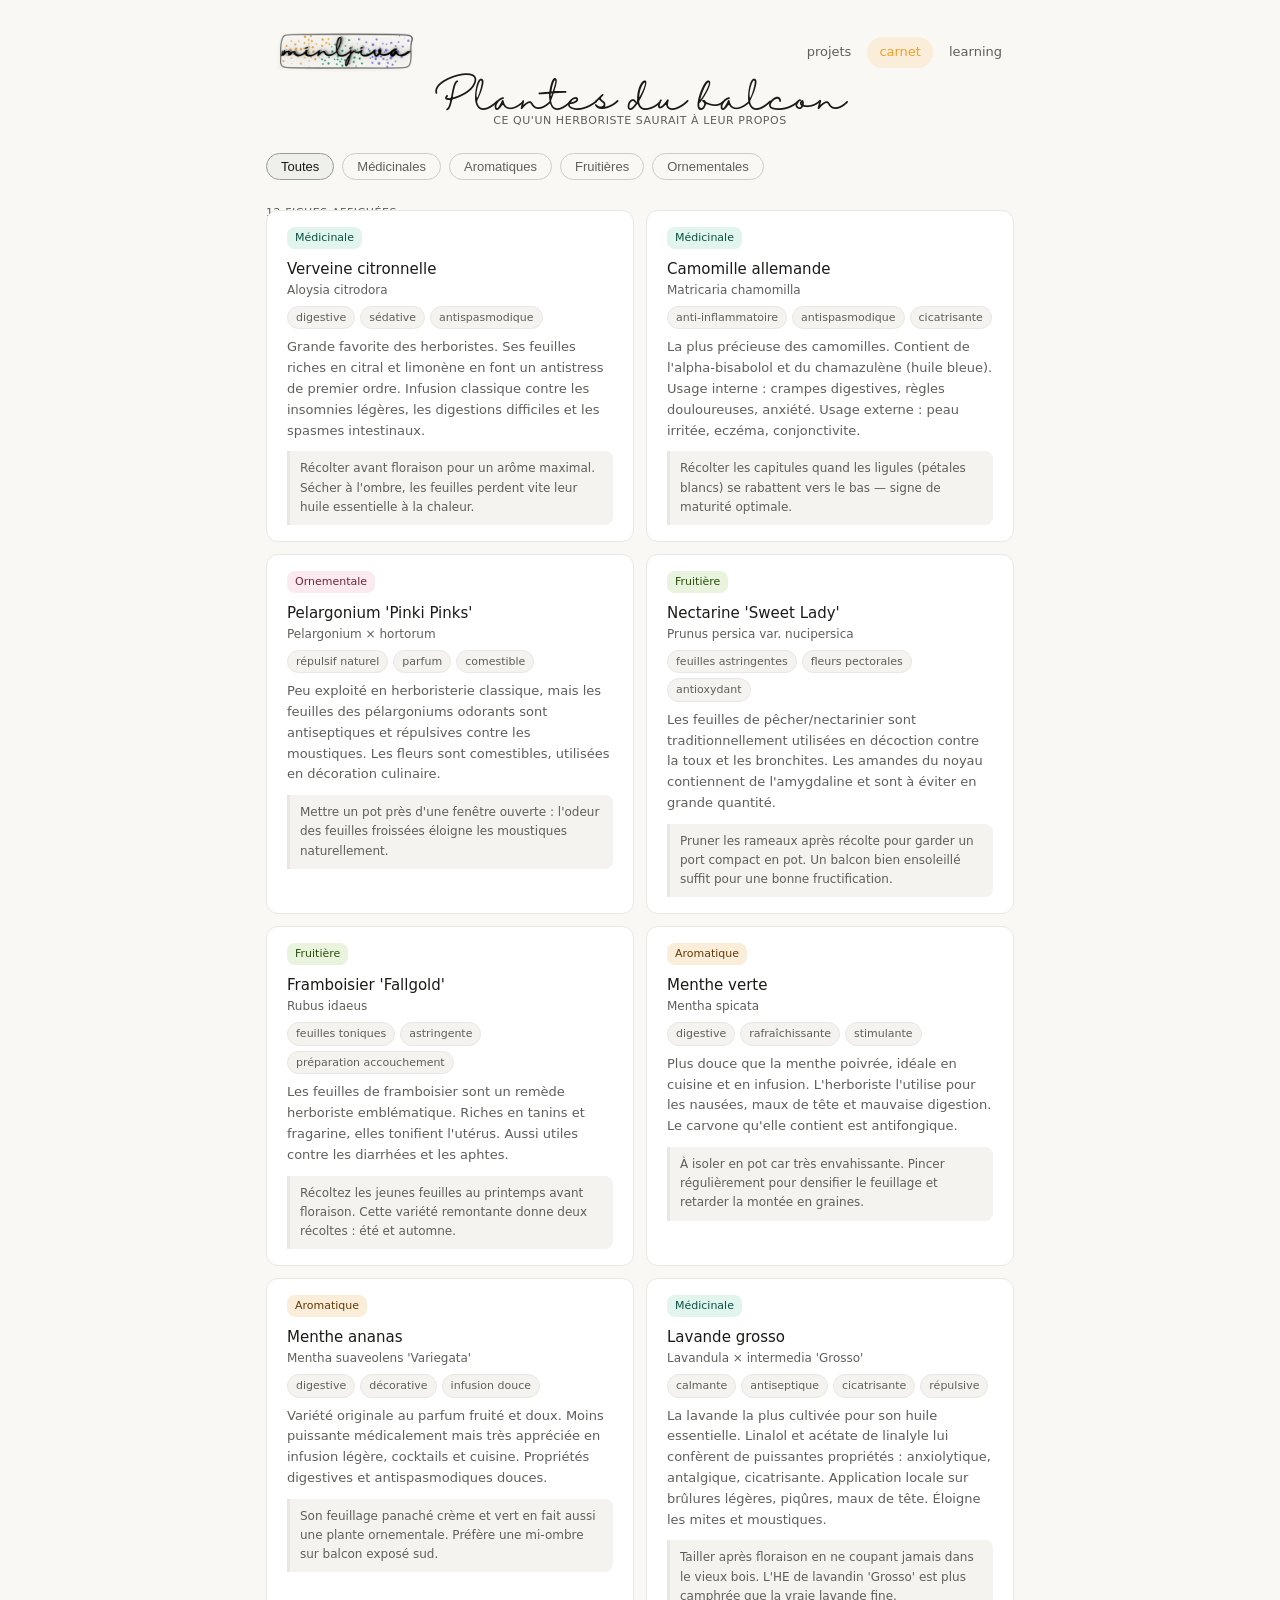
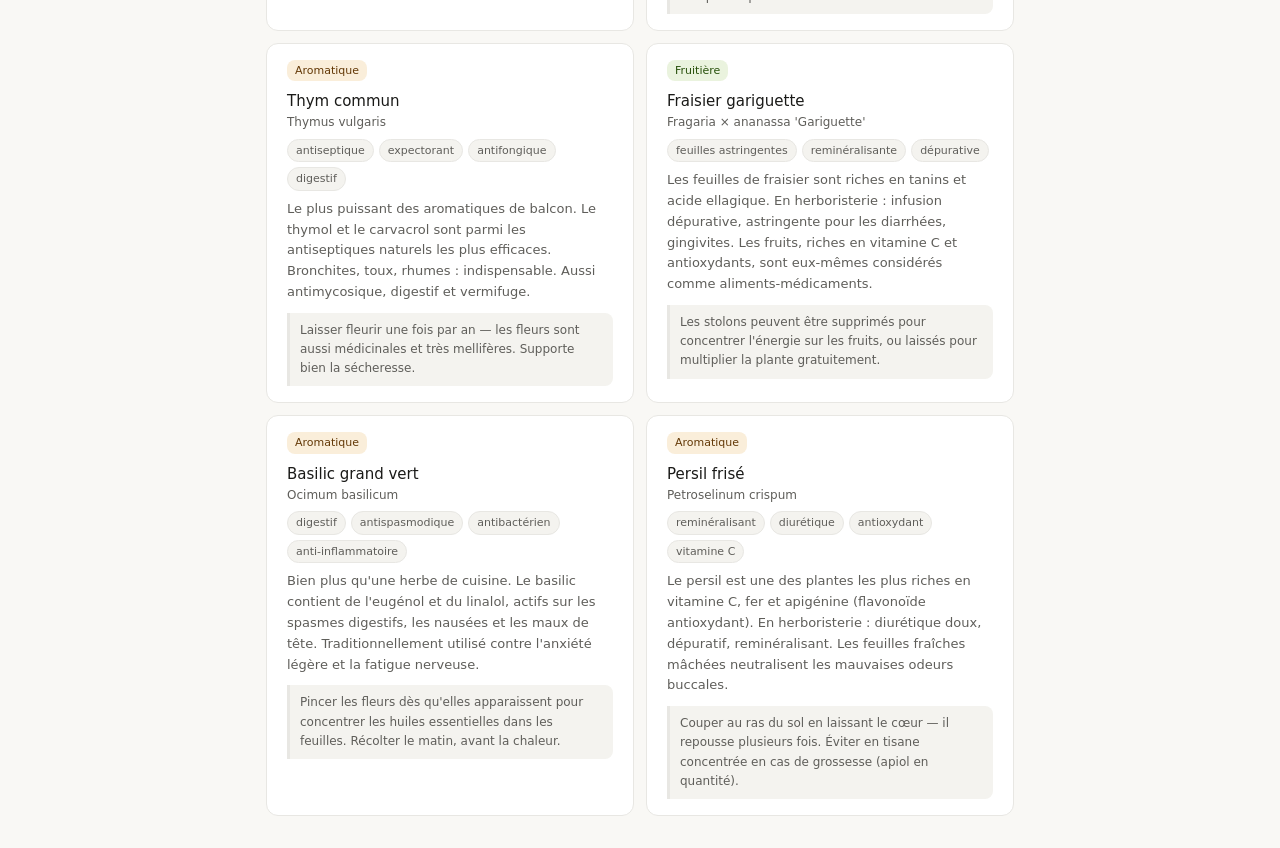
<file: JARDIN.html>
<!DOCTYPE html>
<html lang="fr">
<head>
  <meta charset="UTF-8">
  <meta name="viewport" content="width=device-width, initial-scale=1.0">
  <link rel="stylesheet" href="style.css">
  <title>Jardin — Minljiva</title>
</head>
<body>

  <!-- HEADER -->
    <header class="site-header" data-page="carnet">
    <a href="index.html"><img src="Minljiva.png" alt="Minljiva"></a>
    <nav class="nav" id="main-nav"></nav>
  </header>

  <h1>Plantes du balcon</h1>
  <p class="subtitle">Ce qu'un herboriste saurait à leur propos</p>

  <div class="filter-bar">
    <button class="filter-btn active" onclick="filter('all', this)">Toutes</button>
    <button class="filter-btn" onclick="filter('med', this)">Médicinales</button>
    <button class="filter-btn" onclick="filter('cul', this)">Aromatiques</button>
    <button class="filter-btn" onclick="filter('fruit', this)">Fruitières</button>
    <button class="filter-btn" onclick="filter('orn', this)">Ornementales</button>
  </div>

  <div class="count-bar" id="count"></div>
  <div class="grid" id="grid"></div>


<script src="scripts/JARDIN.js"></script>
  <script src="scripts/nav.js"></script>
</body>
</html>
</file>
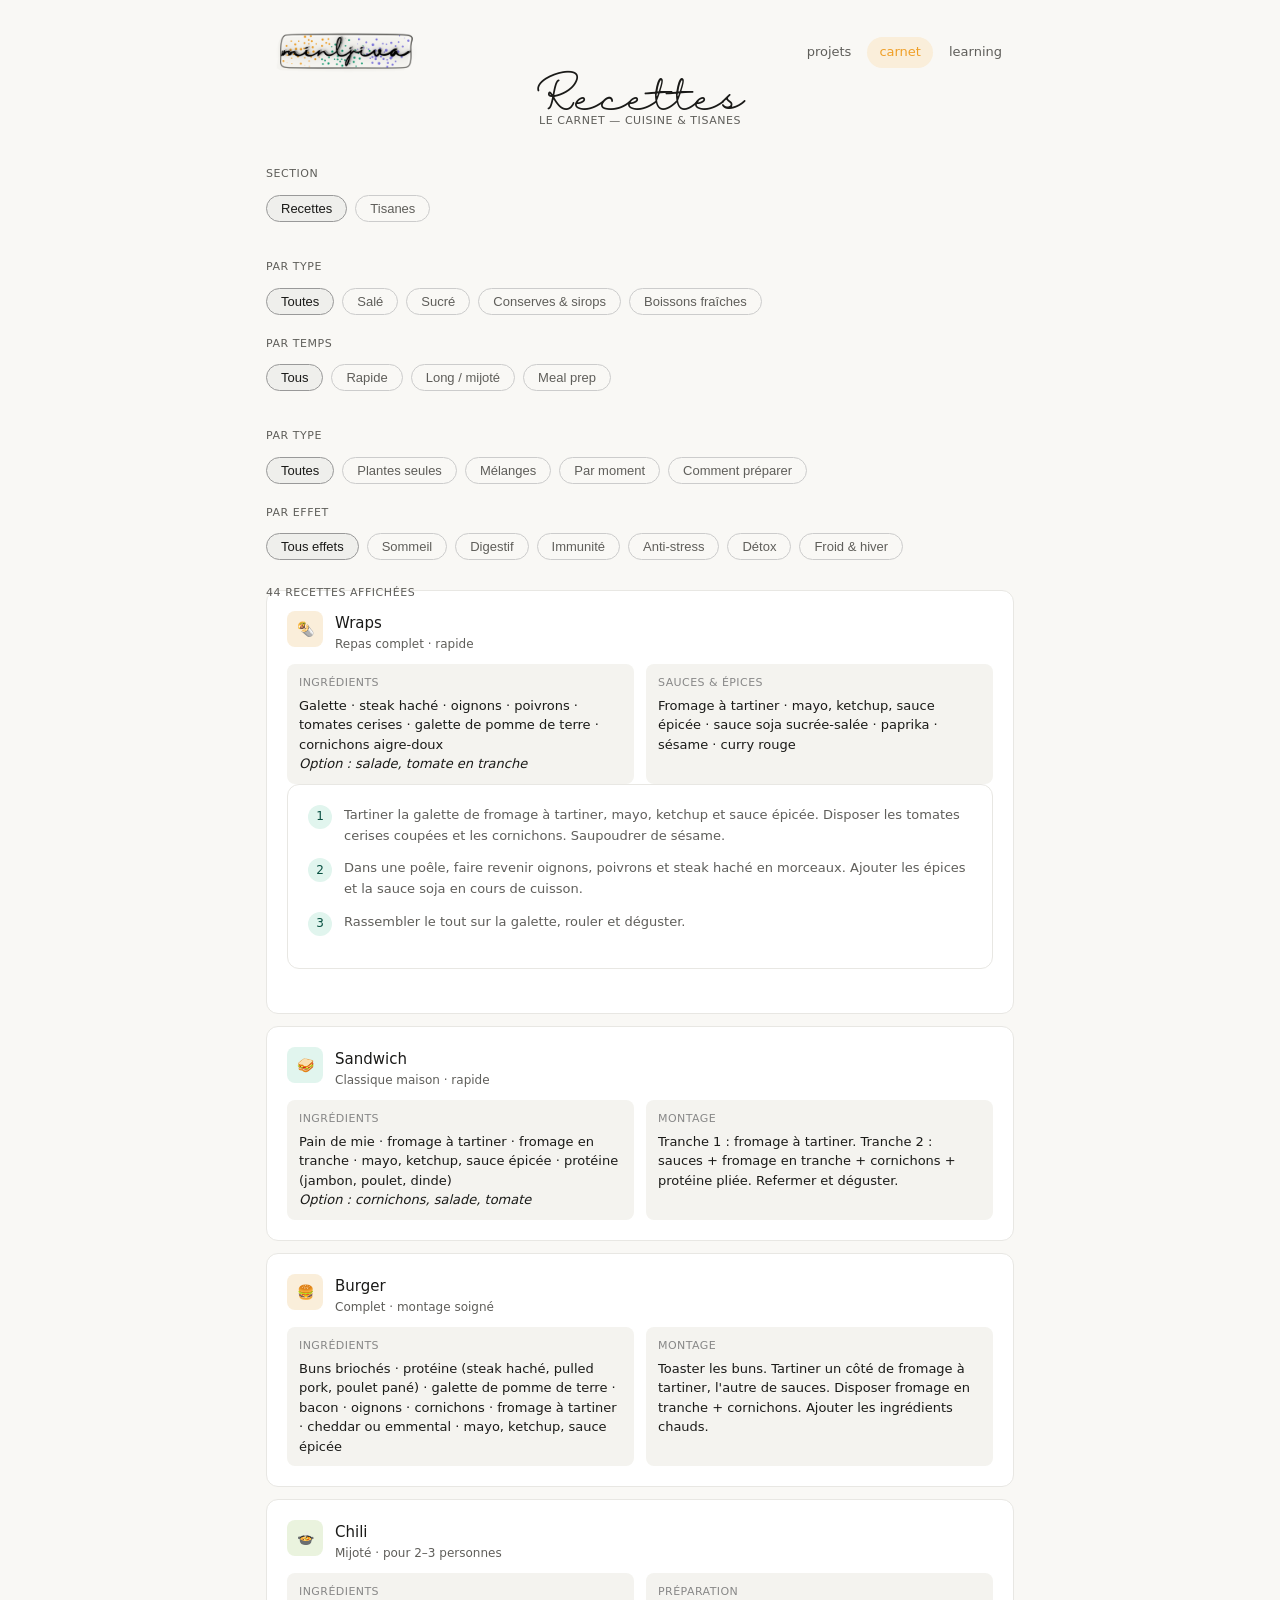
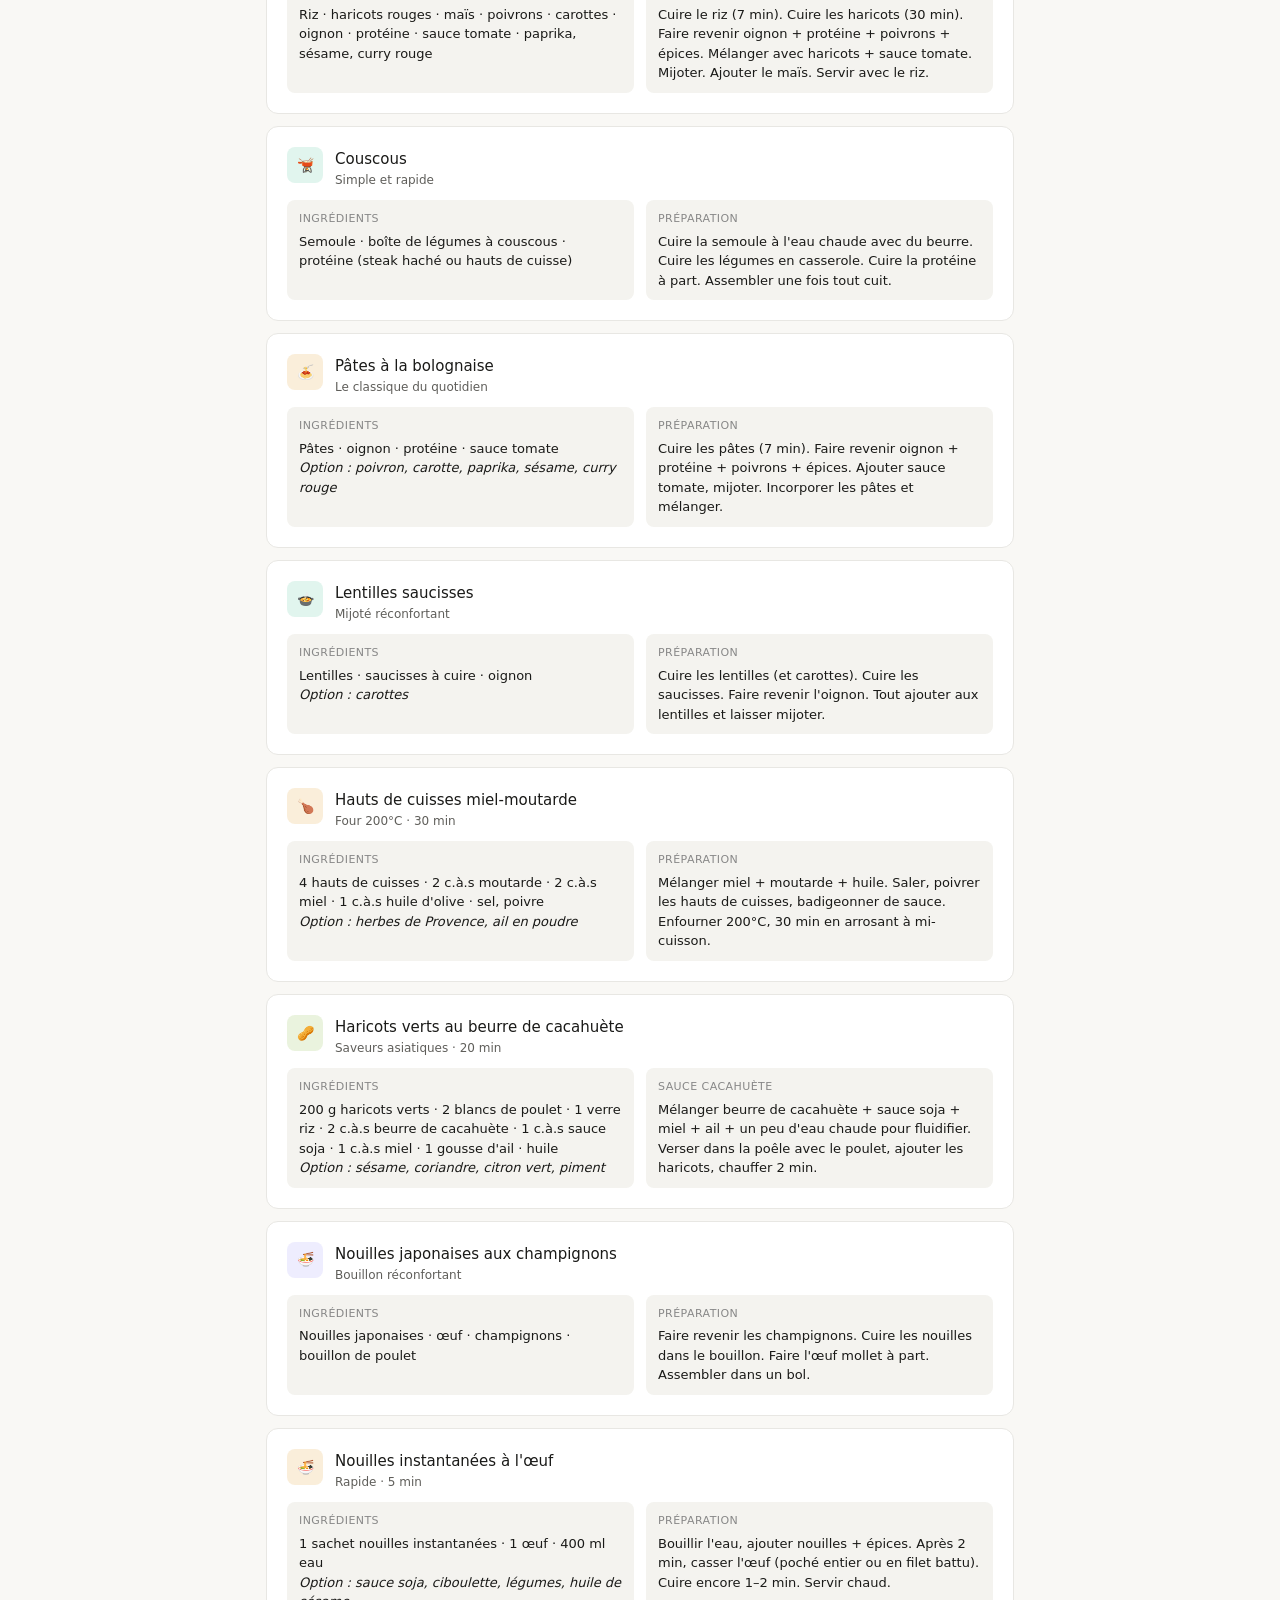
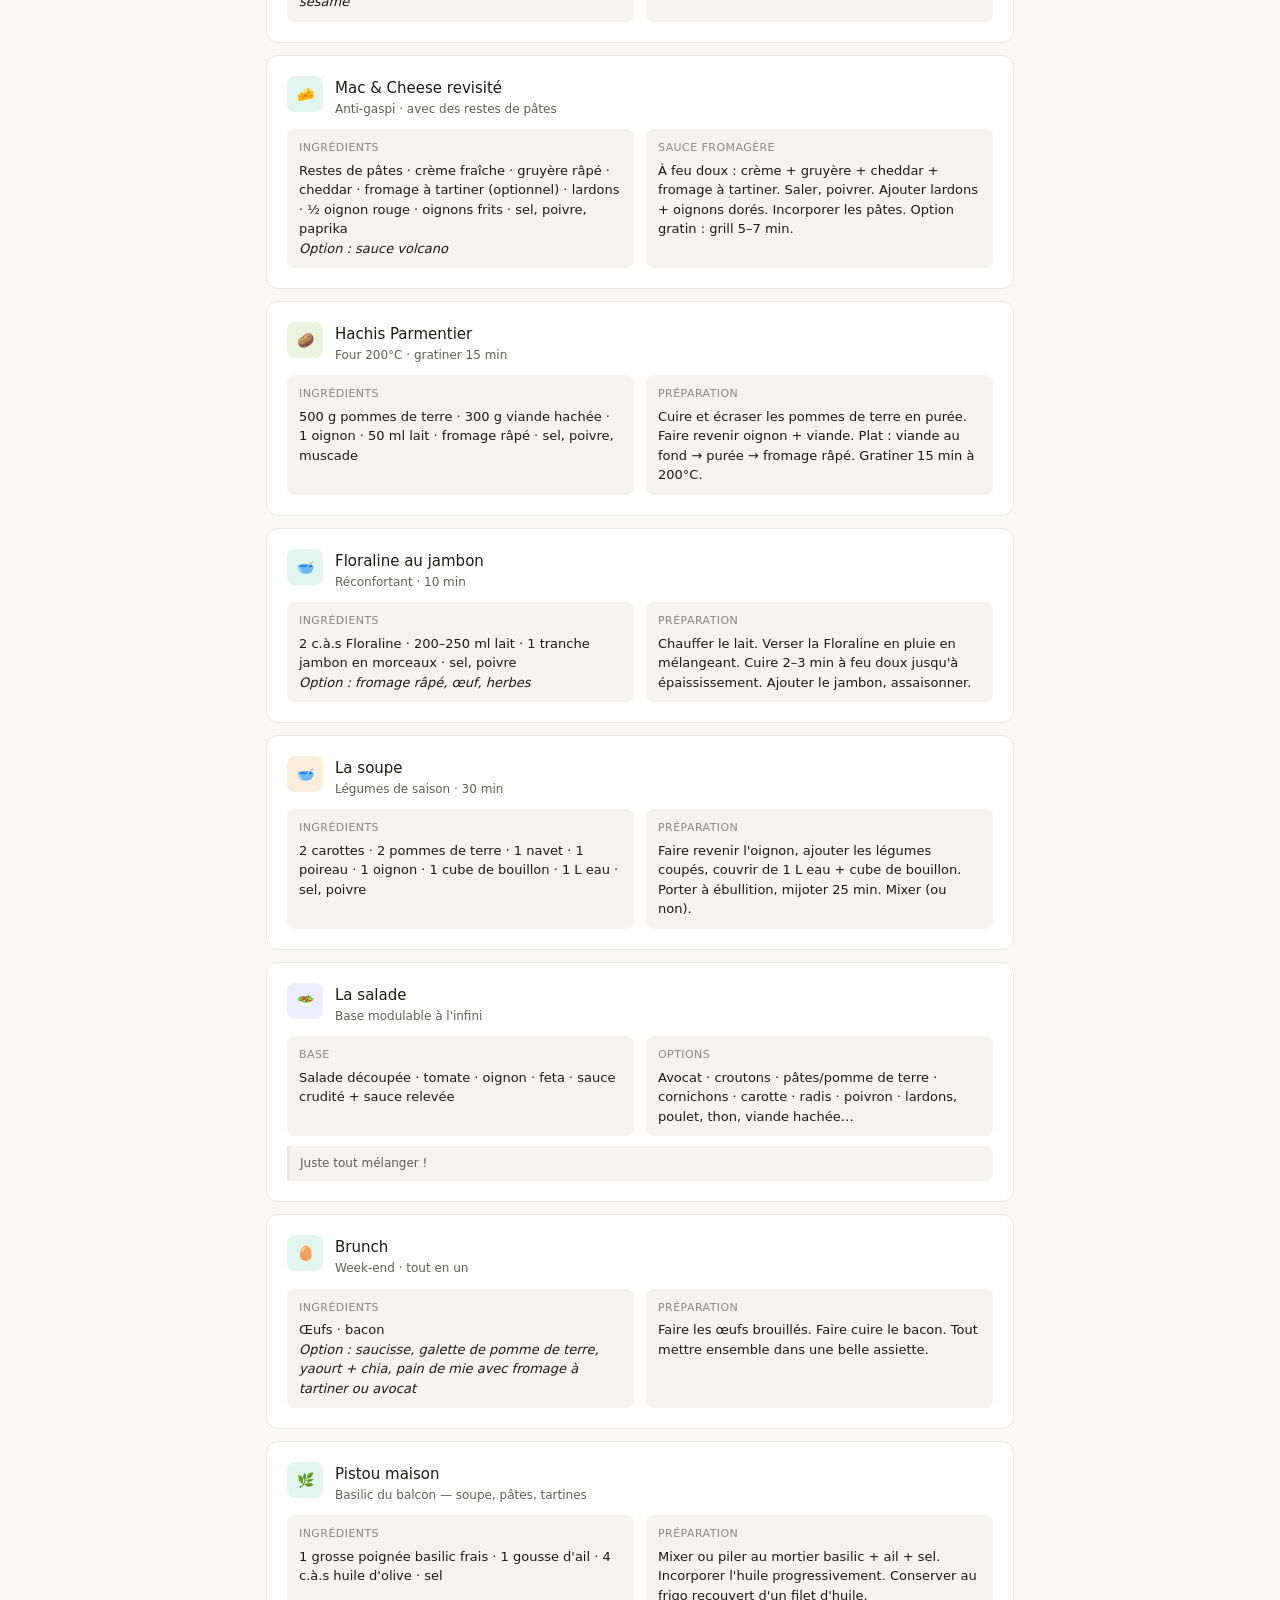
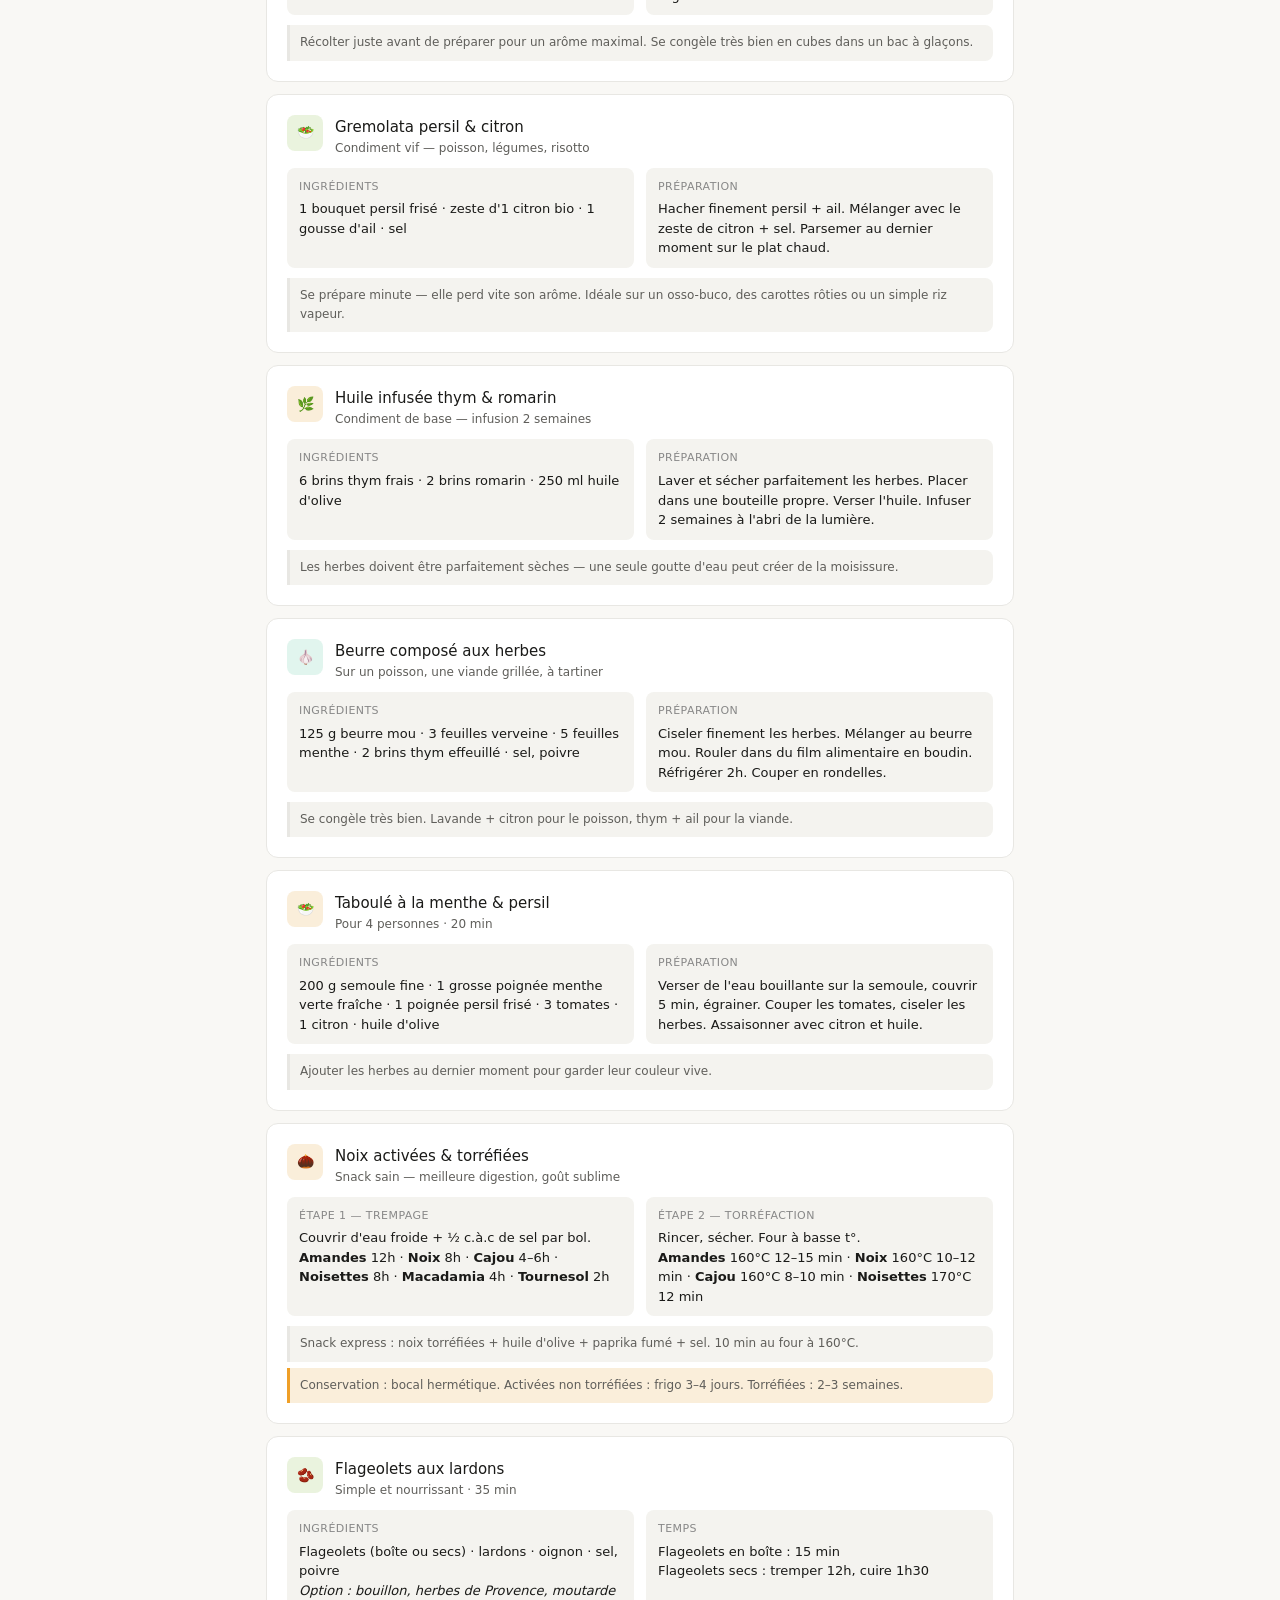
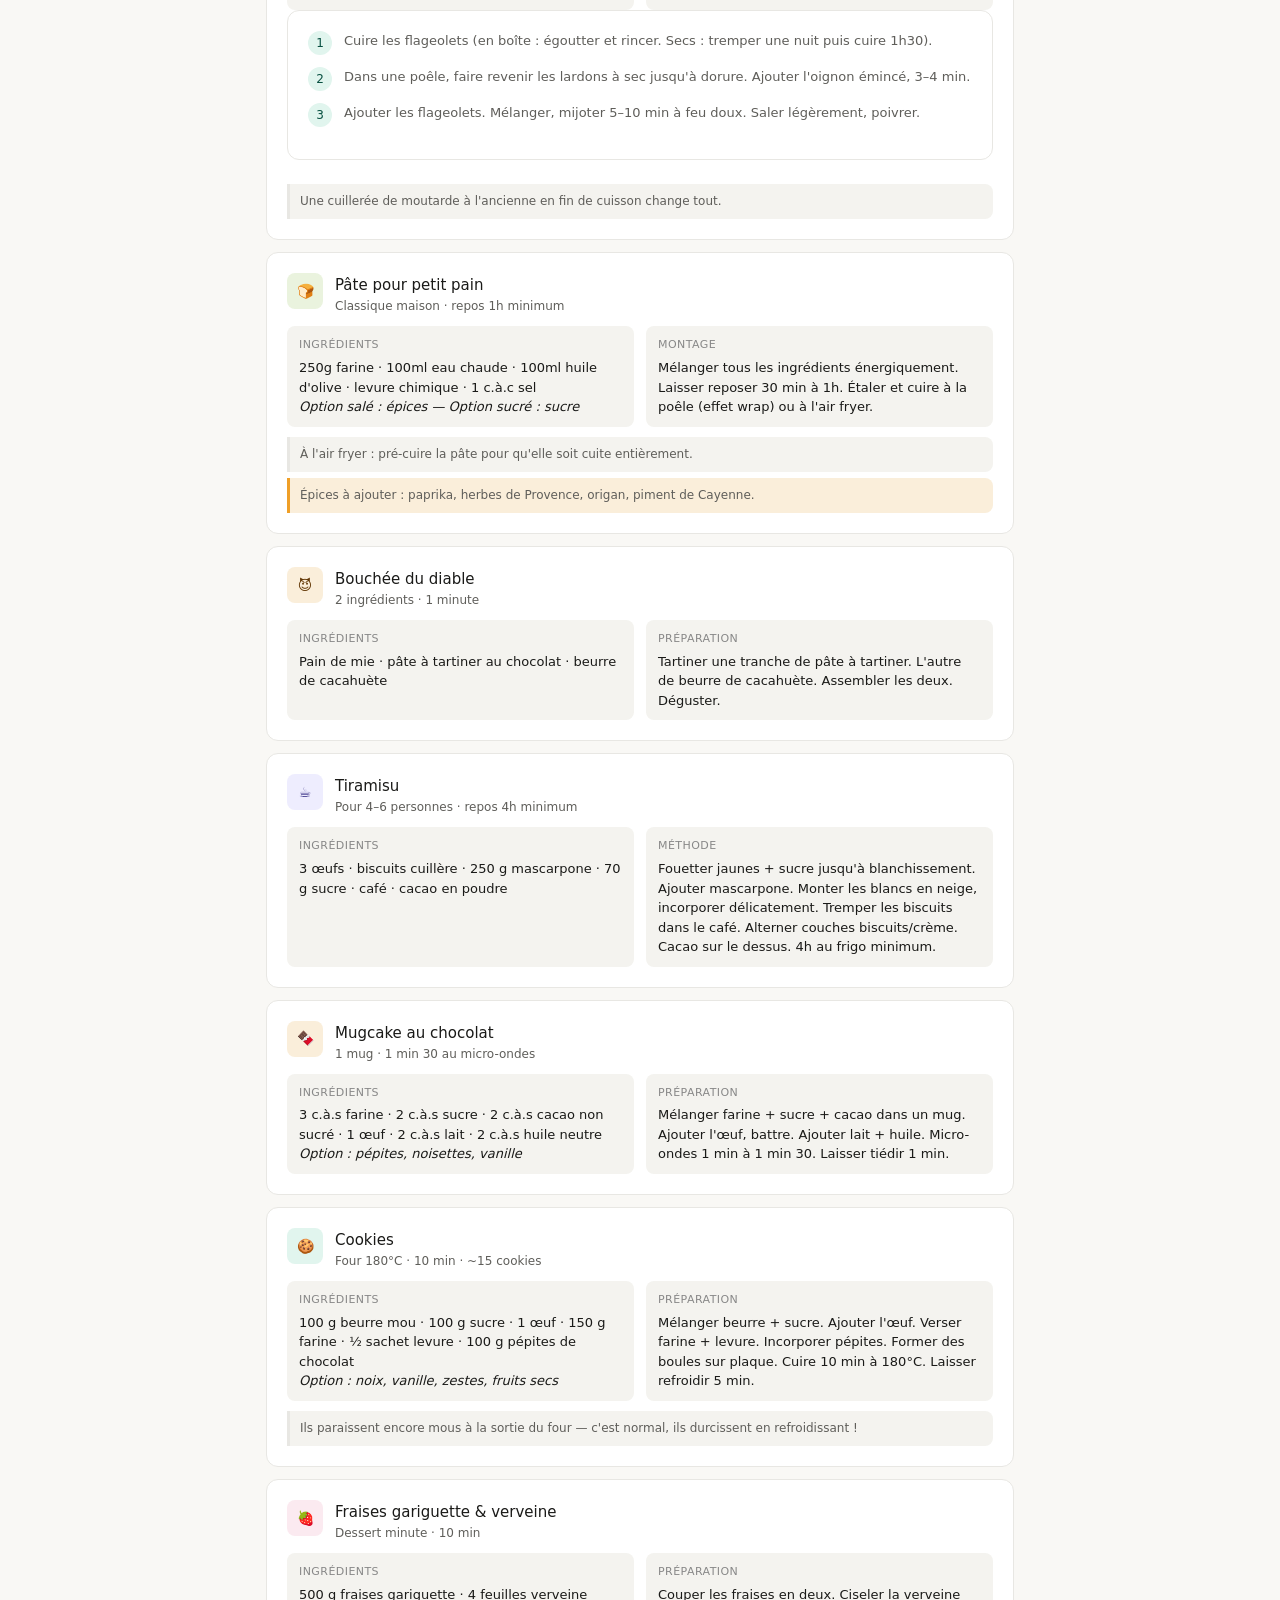
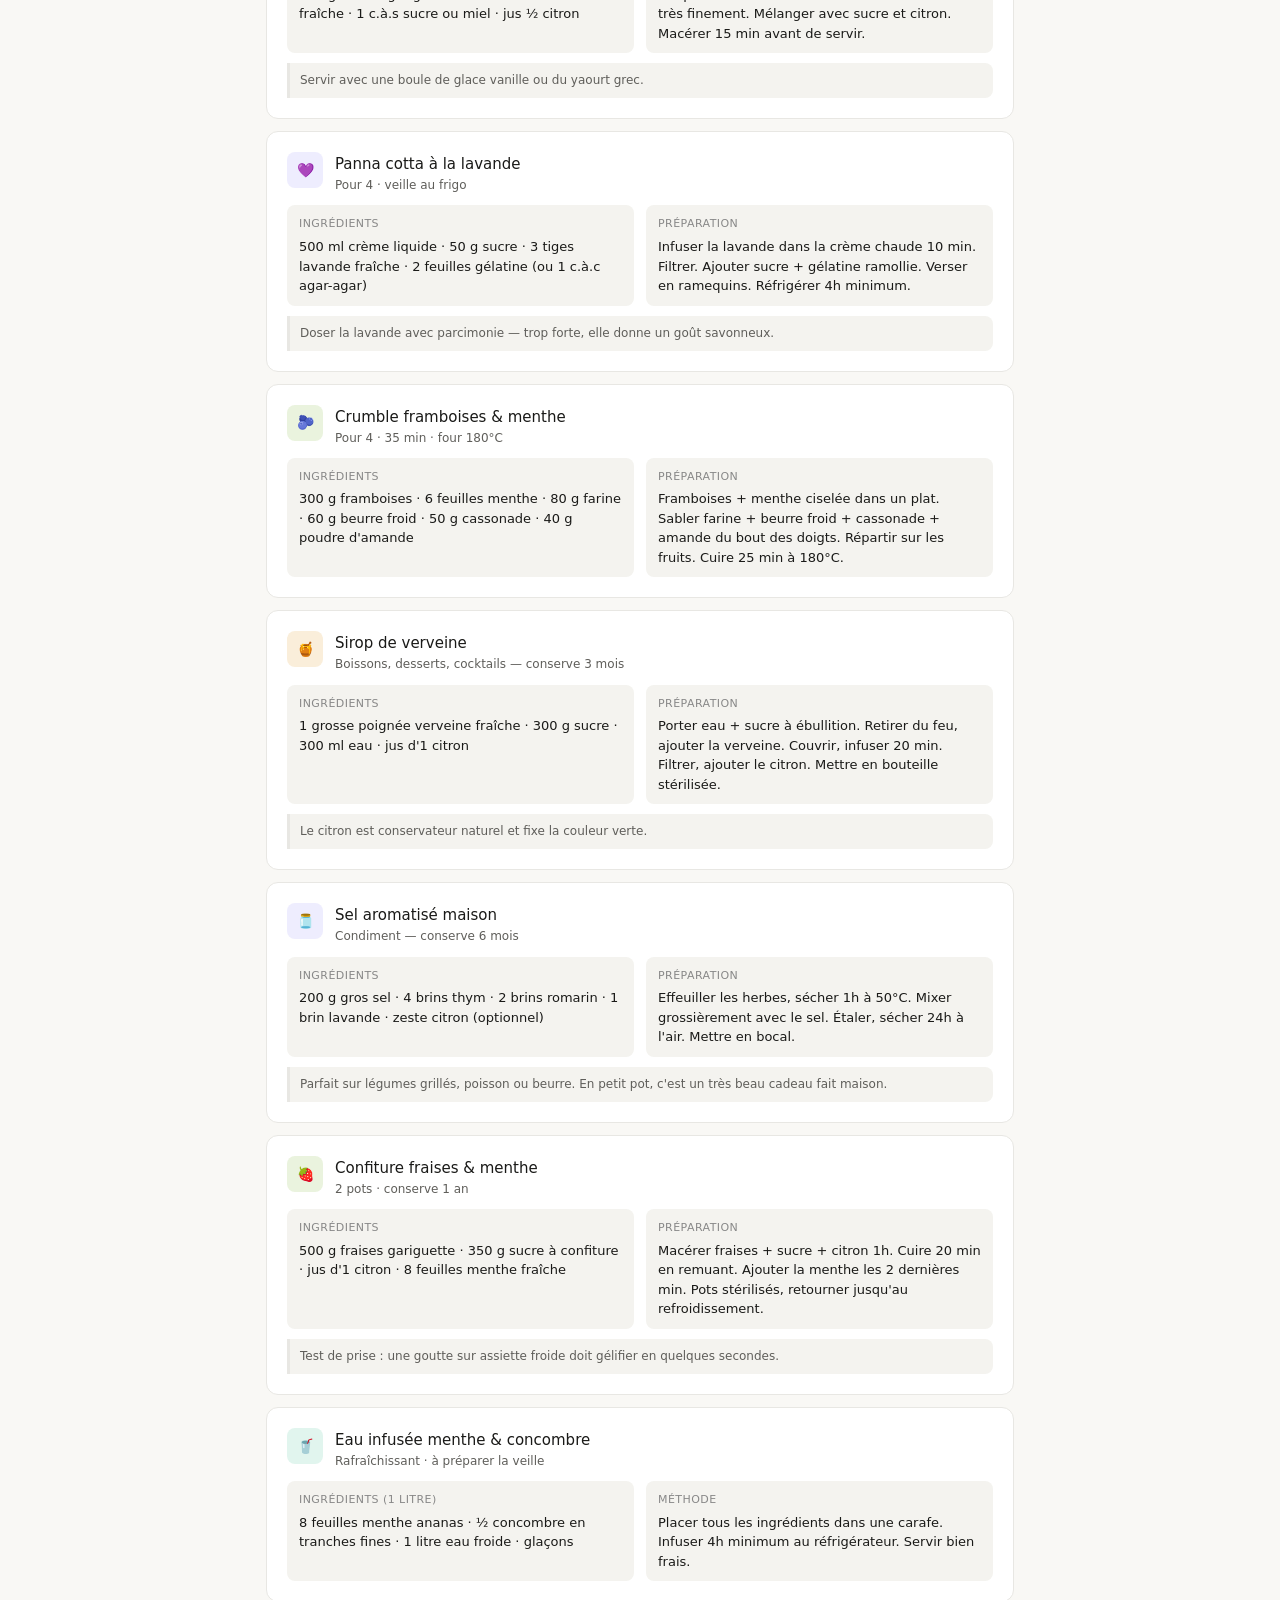
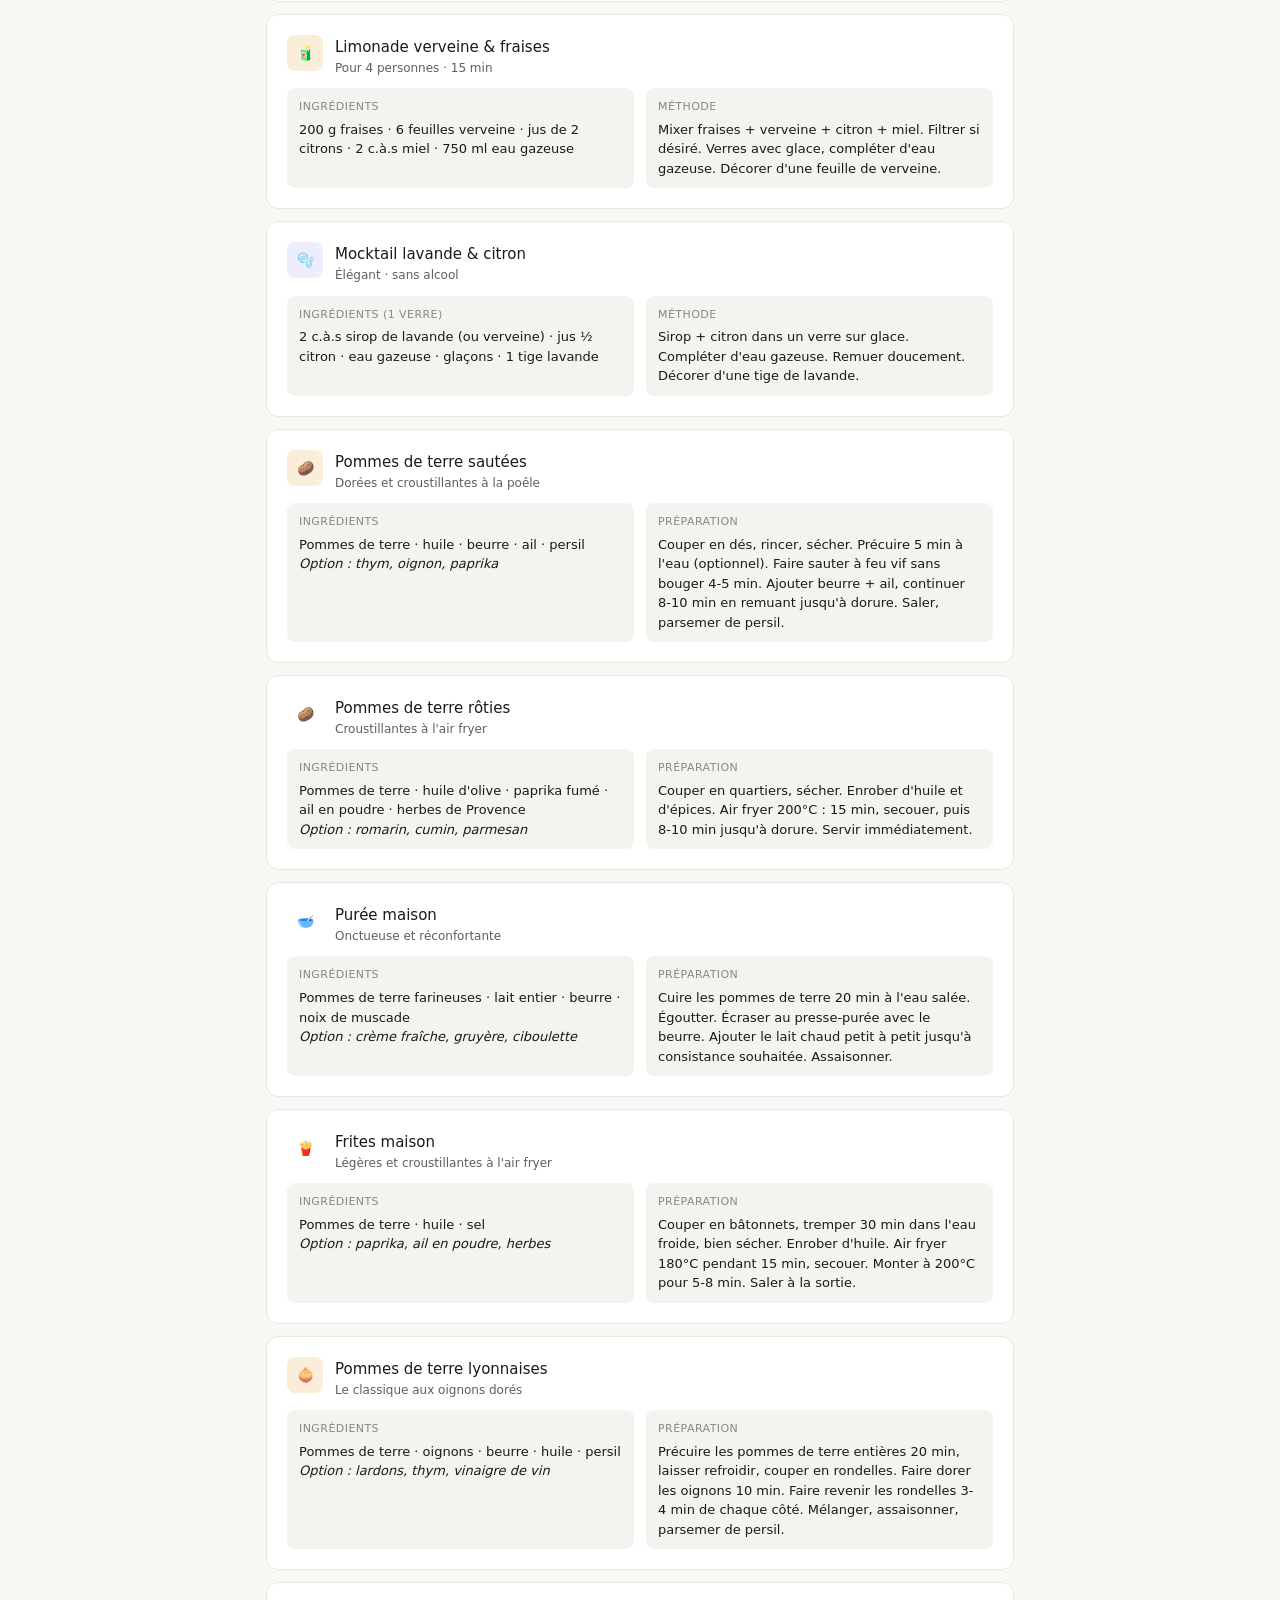
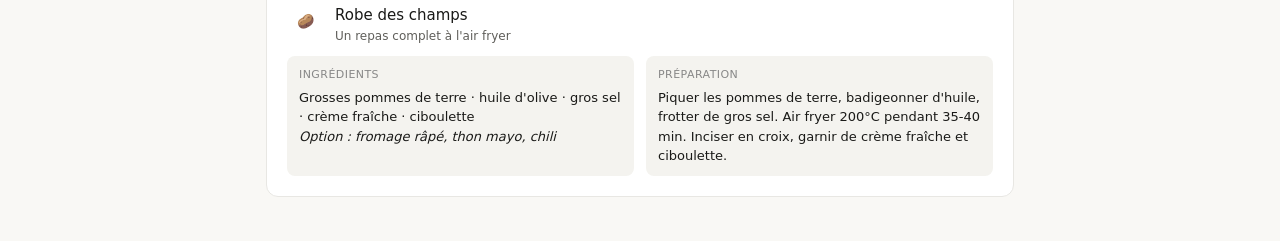
<file: RECETTES.html>
<!DOCTYPE html>
<html lang="fr">
<head>
  <meta charset="UTF-8">
  <meta name="viewport" content="width=device-width, initial-scale=1.0">
  <link rel="stylesheet" href="style.css">
  <title>Recettes — Minljiva</title>
</head>
<body>

  <header class="site-header" data-page="carnet">
    <a href="index.html"><img src="Minljiva.png" alt="Minljiva"></a>
    <nav class="nav" id="main-nav"></nav>
  </header>

  <h1>Recettes</h1>
  <p class="subtitle">Le carnet — cuisine & tisanes</p>

  <div class="filter-bar">
    <span class="filter-label">Section</span>
    <button class="filter-btn section-btn active" onclick="setSection('recettes', this)">Recettes</button>
    <button class="filter-btn section-btn" onclick="setSection('tisanes', this)">Tisanes</button>
  </div>

  <div id="filters-recettes" class="filter-bar">
    <span class="filter-label">Par type</span>
    <button class="filter-btn active" onclick="filterType('all', this)">Toutes</button>
    <button class="filter-btn" onclick="filterType('sale', this)">Salé</button>
    <button class="filter-btn" onclick="filterType('sucre', this)">Sucré</button>
    <button class="filter-btn" onclick="filterType('conserves', this)">Conserves & sirops</button>
    <button class="filter-btn" onclick="filterType('boissons', this)">Boissons fraîches</button>
    <span class="filter-label">Par temps</span>
    <button class="filter-btn time-btn active" onclick="filterTime('all', this)">Tous</button>
    <button class="filter-btn time-btn" onclick="filterTime('rapide', this)">Rapide</button>
    <button class="filter-btn time-btn" onclick="filterTime('long', this)">Long / mijoté</button>
    <button class="filter-btn time-btn" onclick="filterTime('mealprep', this)">Meal prep</button>
  </div>

  <div id="filters-tisanes" class="filter-bar">
    <span class="filter-label">Par type</span>
    <button class="filter-btn tcat-btn active" onclick="filterTCat('all', this)">Toutes</button>
    <button class="filter-btn tcat-btn" onclick="filterTCat('solo', this)">Plantes seules</button>
    <button class="filter-btn tcat-btn" onclick="filterTCat('melange', this)">Mélanges</button>
    <button class="filter-btn tcat-btn" onclick="filterTCat('moment', this)">Par moment</button>
    <button class="filter-btn tcat-btn" onclick="filterTCat('methode', this)">Comment préparer</button>
    <span class="filter-label">Par effet</span>
    <button class="filter-btn teffet-btn active" onclick="filterTEffet('all', this)">Tous effets</button>
    <button class="filter-btn teffet-btn" onclick="filterTEffet('sommeil', this)">Sommeil</button>
    <button class="filter-btn teffet-btn" onclick="filterTEffet('digestif', this)">Digestif</button>
    <button class="filter-btn teffet-btn" onclick="filterTEffet('immunite', this)">Immunité</button>
    <button class="filter-btn teffet-btn" onclick="filterTEffet('stress', this)">Anti-stress</button>
    <button class="filter-btn teffet-btn" onclick="filterTEffet('detox', this)">Détox</button>
    <button class="filter-btn teffet-btn" onclick="filterTEffet('froid', this)">Froid & hiver</button>
  </div>

  <div class="count-bar" id="count"></div>
  <div id="grid"></div>

<script src="scripts/RECETTES.js"></script>
  <script src="scripts/nav.js"></script>
</body>
</html>
</file>
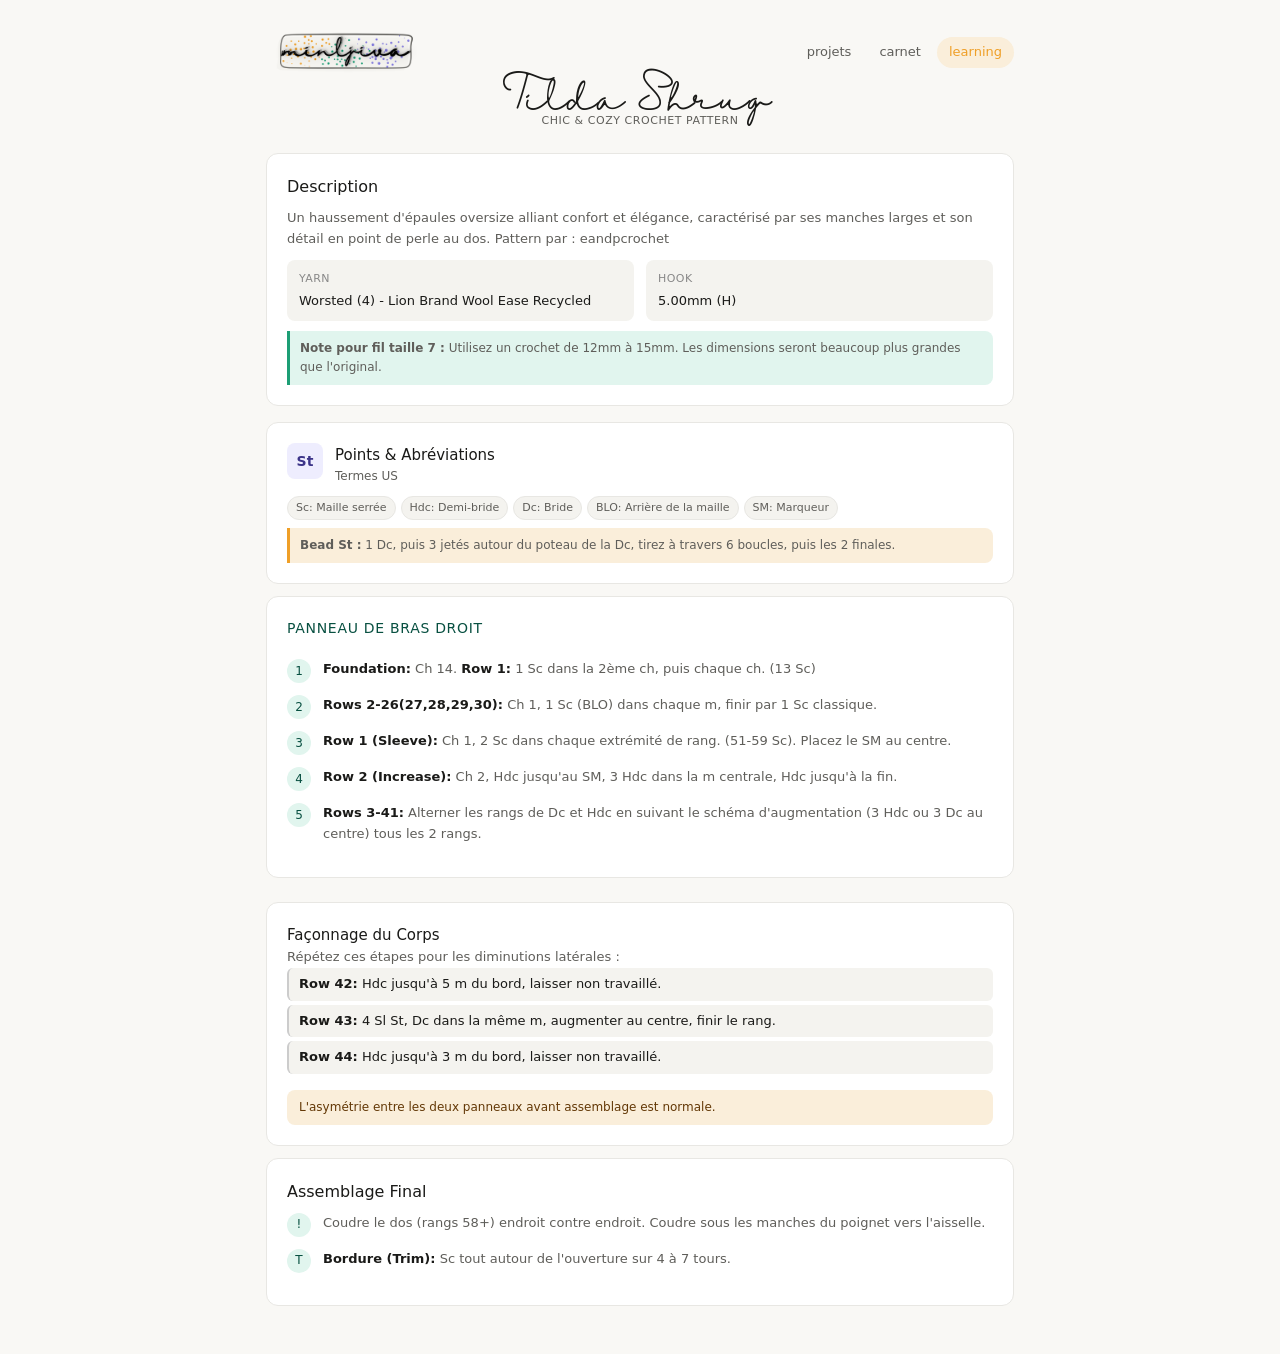
<file: TILDASHRUG.html>
<!DOCTYPE html>
<html lang="fr">
<head>
  <meta charset="UTF-8">
  <meta name="viewport" content="width=device-width, initial-scale=1.0">
  <link rel="stylesheet" href="style.css">
  <title>Tilda Shrug — Minljiva</title>
</head>
<body>

  <!-- HEADER -->
    <header class="site-header" data-page="learning">
    <a href="index.html"><img src="Minljiva.png" alt="Minljiva"></a>
    <nav class="nav" id="main-nav"></nav>
</header>
    <h1>Tilda Shrug</h1>
    <p class="subtitle">Chic & Cozy Crochet Pattern</p>


<section class="box">
    <h2>Description</h2>
    <p class="desc">Un haussement d'épaules oversize alliant confort et élégance, caractérisé par ses manches larges et son détail en point de perle au dos.
    Pattern par : <a href="https://www.eandpcrochet.com/the-tilda-shrug-crochet-pattern/">eandpcrochet</a></p>
    
    <div class="row">
        <div class="block">
            <p class="block-label">Yarn</p>
            <p class="block-val">Worsted (4) - Lion Brand Wool Ease Recycled</p>
        </div>
        <div class="block">
            <p class="block-label">Hook</p>
            <p class="block-val">5.00mm (H)</p>
        </div>
    </div>

    <div class="tipV">
        <strong>Note pour fil taille 7 :</strong> Utilisez un crochet de 12mm à 15mm. Les dimensions seront beaucoup plus grandes que l'original.
    </div>
</section>

<section class="recipe">
    <div class="recipe-header">
        <div class="recipe-icon recipe-icon-violet">St</div>
        <div>
            <h2 class="recipe-title">Points & Abréviations</h2>
            <p class="recipe-sub">Termes US</p>
        </div>
    </div>
    <div class="tags">
        <span class="tag">Sc: Maille serrée</span>
        <span class="tag">Hdc: Demi-bride</span>
        <span class="tag">Dc: Bride</span>
        <span class="tag">BLO: Arrière de la maille</span>
        <span class="tag">SM: Marqueur</span>
    </div>
    <div class="pot-info">
        <strong>Bead St :</strong> 1 Dc, puis 3 jetés autour du poteau de la Dc, tirez à travers 6 boucles, puis les 2 finales.
    </div>
</section>

<section class="how-box">
    <h2 class="section-pattern-title">Panneau de Bras Droit</h2>
    
    <div class="step">
        <div class="step-num">1</div>
        <div class="step-text"><strong>Foundation:</strong> Ch 14. <strong>Row 1:</strong> 1 Sc dans la 2ème ch, puis chaque ch. (13 Sc)</div>
    </div>

    <div class="step">
        <div class="step-num">2</div>
        <div class="step-text"><strong>Rows 2-26(27,28,29,30):</strong> Ch 1, 1 Sc (BLO) dans chaque m, finir par 1 Sc classique.</div>
    </div>

    <div class="step">
        <div class="step-num">3</div>
        <div class="step-text"><strong>Row 1 (Sleeve):</strong> Ch 1, 2 Sc dans chaque extrémité de rang. (51-59 Sc). Placez le SM au centre.</div>
    </div>

    <div class="step">
        <div class="step-num">4</div>
        <div class="step-text"><strong>Row 2 (Increase):</strong> Ch 2, Hdc jusqu'au SM, 3 Hdc dans la m centrale, Hdc jusqu'à la fin.</div>
    </div>

    <div class="step">
        <div class="step-num">5</div>
        <div class="step-text"><strong>Rows 3-41:</strong> Alterner les rangs de Dc et Hdc en suivant le schéma d'augmentation (3 Hdc ou 3 Dc au centre) tous les 2 rangs.</div>
    </div>
</section>

<section class="recipe">
    <h2 class="recipe-title">Façonnage du Corps</h2>
    <p class="desc">Répétez ces étapes pour les diminutions latérales :</p>
    
    <div class="pattern-row"><strong>Row 42:</strong> Hdc jusqu'à 5 m du bord, laisser non travaillé.</div>
    <div class="pattern-row"><strong>Row 43:</strong> 4 Sl St, Dc dans la même m, augmenter au centre, finir le rang.</div>
    <div class="pattern-row"><strong>Row 44:</strong> Hdc jusqu'à 3 m du bord, laisser non travaillé.</div>
    
    <div class="warn">
        L'asymétrie entre les deux panneaux avant assemblage est normale.
    </div>
</section>

<section class="box">
    <h2>Assemblage Final</h2>
    <div class="step">
        <div class="step-num">!</div>
        <div class="step-text">Coudre le dos (rangs 58+) endroit contre endroit. Coudre sous les manches du poignet vers l'aisselle.</div>
    </div>
    <div class="step">
        <div class="step-num">T</div>
        <div class="step-text"><strong>Bordure (Trim):</strong> Sc tout autour de l'ouverture sur 4 à 7 tours.</div>
    </div>
</section>

<script src="scripts/nav.js"></script>
  </body>
</html>
</file>
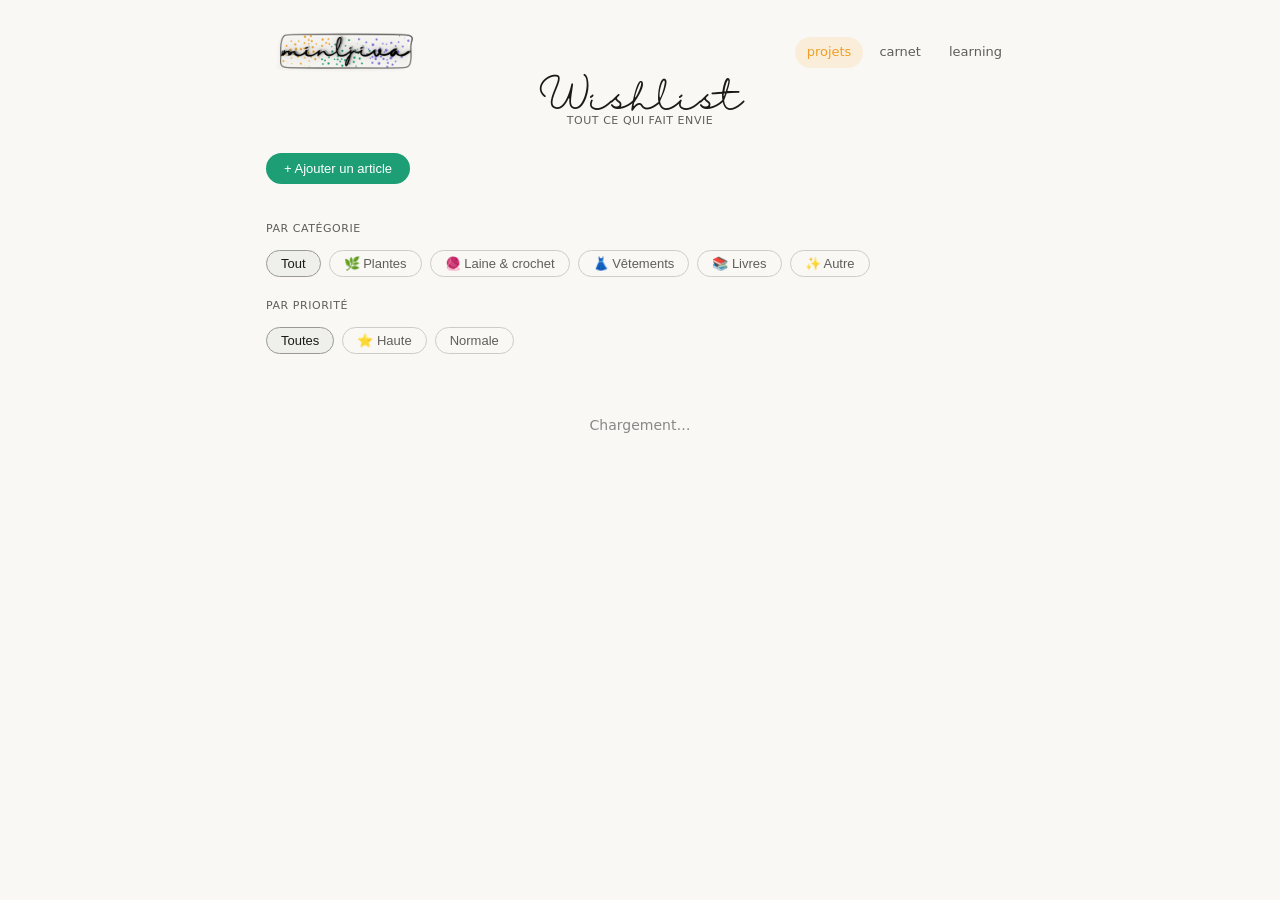
<file: WISHLIST.html>
<!DOCTYPE html>
<html lang="fr">
<head>
  <meta charset="UTF-8">
  <meta name="viewport" content="width=device-width, initial-scale=1.0">
  <link rel="stylesheet" href="style.css">
  <title>Wishlist — Minljiva</title>
  <link rel="icon" href="favicon-mini.png">
</head>
<body>

  <header class="site-header" data-page="projets">
    <a href="index.html"><img src="Minljiva.png" alt="Minljiva"></a>
    <nav class="nav" id="main-nav"></nav>
  </header>

  <h1>Wishlist</h1>
  <p class="subtitle">Tout ce qui fait envie</p>

  <button class="btn-add" onclick="ouvrirModal()">+ Ajouter un article</button>

  <div class="filter-bar">
    <span class="filter-label">Par catégorie</span>
    <button class="filter-btn active" onclick="setFiltre('all', this)">Tout</button>
    <button class="filter-btn" onclick="setFiltre('plantes', this)">🌿 Plantes</button>
    <button class="filter-btn" onclick="setFiltre('laine', this)">🧶 Laine & crochet</button>
    <button class="filter-btn" onclick="setFiltre('vetements', this)">👗 Vêtements</button>
    <button class="filter-btn" onclick="setFiltre('livres', this)">📚 Livres</button>
    <button class="filter-btn" onclick="setFiltre('autre', this)">✨ Autre</button>

    <span class="filter-label">Par priorité</span>
    <button class="filter-btn active" onclick="setPrio('all', this)">Toutes</button>
    <button class="filter-btn" onclick="setPrio('haute', this)">⭐ Haute</button>
    <button class="filter-btn" onclick="setPrio('normale', this)">Normale</button>
  </div>

  <div class="count-bar" id="count"></div>
  <div class="grid" id="grid">
    <div class="loading">Chargement…</div>
  </div>

  <!-- MODAL AJOUT -->
  <div class="overlay" id="overlay" onclick="fermerModalSiDehors(event)">
    <div class="modal">
      <h2>Nouvel article</h2>

      <div class="field">
        <label>Nom *</label>
        <input type="text" id="inp-nom" placeholder="ex : Mélisse en pot, Drops Alpaca…" />
      </div>

      <div class="field">
        <label>Catégorie *</label>
        <select id="inp-cat">
          <option value="plantes">🌿 Plantes</option>
          <option value="laine">🧶 Laine & crochet</option>
          <option value="vetements">👗 Vêtements</option>
          <option value="livres">📚 Livres</option>
          <option value="autre">✨ Autre</option>
        </select>
      </div>

      <div class="field">
        <label>Lien (URL ou site)</label>
        <input type="text" id="inp-lien" placeholder="https://…" />
      </div>

      <div class="field">
        <label>Prix estimé</label>
        <input type="text" id="inp-prix" placeholder="ex : 12 €, ~30 €" />
      </div>

      <div class="field">
        <label>Priorité</label>
        <select id="inp-prio">
          <option value="normale">Normale</option>
          <option value="haute">⭐ Haute</option>
        </select>
      </div>

      <div class="field">
        <label>Notes</label>
        <textarea id="inp-notes" placeholder="Coloris, taille, pourquoi je le veux…"></textarea>
      </div>

      <div class="modal-actions">
        <button class="btn-secondary" onclick="fermerModal()">Annuler</button>
        <button class="btn-save" onclick="ajouter()">Ajouter</button>
      </div>
    </div>
  </div>

  <!-- PANNEAU DETAIL / EDIT -->
  <div class="detail-overlay" id="detail-overlay" onclick="fermerDetail()"></div>
  <div class="detail-panel" id="detail-panel">

    <div class="detail-header">
      <div class="header-top-row">
        <div class="header-meta">
          <div id="d-badge"></div>
          <div id="d-prio-badge"></div>
        </div>
        <button onclick="fermerDetail()" class="btn-close-detail">✕</button>
      </div>
      <div class="plant-name detail-titre" id="d-nom-affiche"></div>
    </div>

    <div class="detail-section detail-section-first">
      <div class="detail-label">Nom</div>
      <input class="edit-input" type="text" id="d-nom" />
    </div>

    <div class="detail-section">
      <div class="detail-label">Catégorie</div>
      <select class="edit-input" id="d-cat">
        <option value="plantes">🌿 Plantes</option>
        <option value="laine">🧶 Laine & crochet</option>
        <option value="vetements">👗 Vêtements</option>
        <option value="livres">📚 Livres</option>
        <option value="autre">✨ Autre</option>
      </select>
    </div>

    <div class="detail-section">
      <div class="detail-label">Lien</div>
      <input class="edit-input" type="text" id="d-lien" />
    </div>

    <div class="detail-section">
      <div class="detail-label">Prix estimé</div>
      <input class="edit-input" type="text" id="d-prix" />
    </div>

    <div class="detail-section">
      <div class="detail-label">Priorité</div>
      <select class="edit-input" id="d-prio">
        <option value="normale">Normale</option>
        <option value="haute">⭐ Haute</option>
      </select>
    </div>

    <div class="detail-section">
      <div class="detail-label">Notes</div>
      <textarea class="edit-textarea" id="d-notes"></textarea>
    </div>

    <button class="btn-secondary btn-edit-save-full" id="btn-detail-save" onclick="sauvegarder()">Enregistrer</button>
    <div class="save-ok" id="save-ok" style="display:none;">✓ Enregistré</div>
  </div>

  <script src="scripts/WISHLIST.js"></script>
  <script src="scripts/nav.js"></script>
</body>
</html>
</file>
<file: style.css>
/* ============================================================
   MINLJIVA — style.css
   Structure :
     1.  Variables
     2.  Reset & base
     3.  Typographie
     4.  Layout & header
     5.  Navigation
     6.  Filtres & onglets
     7.  Grilles
     8.  Cards (unified .card)
     9.  Badges & tags
    10.  Alertes & callouts
    11.  Recettes & étapes
    12.  Modales & panneaux
    13.  Boutons
    14.  Page INDEX
    15.  Page COLORS (palette)
    16.  Page CODING (code blocks)
    17.  Utilitaires
    18.  Responsive
   ============================================================ */


/* ============================================================
   1. VARIABLES
   ============================================================ */
:root {
  /* Couleurs de marque */
  --vert:           #1D9E75;
  --vert-clair:     #E1F5EE;
  --vert-fonce:     #085041;

  --violet:         #7F77DD;
  --violet-clair:   #EEEDFE;
  --violet-fonce:   #3C3489;

  --orange:         #EF9F27;
  --orange-clair:   #FAEEDA;
  --orange-fonce:   #633806;

  --rose-clair:     #FBEAF0;
  --rose-fonce:     #72243E;

  --nature-clair:   #EAF3DE;
  --nature-fonce:   #27500A;

  --bleu-clair:     #E6F1FB;
  --bleu-fonce:     #0C447C;
  --bleu:           #378ADD;

  /* Fond & surfaces */
  --fond:           #f9f8f5;
  --fond-bloc:      #f4f3ef;
  --fond-hover:     #efefec;
  --blanc:          #ffffff;

  /* Bordures */
  --bordure:        #e8e7e3;
  --bordure2:       #ccc;

  /* Texte */
  --texte:          #1a1a18;
  --texte-doux:     #5f5e5a;
  --texte-pale:     #888;

  /* Espacements */
  --radius:         12px;
  --radius-sm:      8px;
  --radius-pill:    99px;
  --gap:            12px;
  --padding-card:   1rem 1.25rem;
}


/* ============================================================
   2. RESET & BASE
   ============================================================ */
*, *::before, *::after {
  box-sizing: border-box;
  margin: 0;
  padding: 0;
}

@font-face {
  font-family: 'Halimun';
  src: url('fonts/Halimun.ttf') format('truetype');
}

body {
  font-family: system-ui, -apple-system, sans-serif;
  background: var(--fond);
  color: var(--texte);
  padding: 2rem 1rem;
  max-width: 780px;
  margin: 0 auto;
  line-height: 1.6;
}

a {
  color: var(--texte-doux);
  text-decoration: none;
  transition: color 0.15s;
}
a:hover { color: var(--texte); }


/* ============================================================
   3. TYPOGRAPHIE
   ============================================================ */
h1 {
  font-family: 'Halimun', sans-serif;
  font-size: 33px;
  font-weight: 500;
  text-align: center;
  margin-bottom: 0;
  margin-top: -30px;
}

h2 {
  font-size: 16px;
  font-weight: 500;
  margin-bottom: 0.5rem;
  color: var(--texte);
}

.subtitle {
  font-size: 11px;
  color: var(--texte-doux);
  margin-bottom: 1.5rem;
  margin-top: -1rem;
  text-align: center;
  text-transform: uppercase;
  letter-spacing: 0.05em;
  width: 100%;
}

.count-bar {
  font-size: 11px;
  color: var(--texte-doux);
  margin-bottom: -0.75rem;
  text-transform: uppercase;
  letter-spacing: 0.05em;
  width: 100%;
}

.date {
  font-size: 12px;
  color: var(--texte-pale);
  font-weight: 500;
  letter-spacing: 0.05em;
}

.desc {
  font-size: 13px;
  color: var(--texte-doux);
  line-height: 1.6;
}

.plant-name {
  font-size: 15px;
  font-weight: 500;
  color: var(--texte);
}

.plant-latin {
  font-size: 12px;
  color: var(--texte-doux);
  margin-bottom: 6px;
}

.clickable-title {
  cursor: pointer;
  font-weight: 500;
  display: inline-block;
  transition: color 0.2s ease;
}
.clickable-title:hover {
  color: var(--vert);
  text-decoration: underline;
}

.save-ok {
  font-size: 11px;
  color: var(--texte-doux);
  margin-bottom: 1.5rem;
  margin-top: 1rem;
  text-align: center;
  text-transform: uppercase;
  letter-spacing: 0.05em;
  width: 100%;
}

.empty, .loading {
  text-align: center;
  padding: 3rem 1rem;
  color: var(--texte-pale);
  font-size: 14px;
}


/* ============================================================
   4. LAYOUT & HEADER
   ============================================================ */
.site-header {
  display: flex;
  align-items: center;
  justify-content: space-between;
  gap: 1rem;
  margin-bottom: 2rem;
}

.site-header img {
  display: block;
  max-width: 160px;
}


/* ============================================================
   5. NAVIGATION
   ============================================================ */
.nav {
  display: flex;
  gap: 4px;
  align-items: center;
  flex-wrap: wrap;
}

.nav-group {
  position: relative;
}

.nav-cat {
  font-size: 13px;
  color: var(--texte-doux);
  padding: 5px 12px;
  border-radius: var(--radius-pill);
  cursor: default;
  display: block;
  user-select: none;
  transition: color 0.15s, background 0.15s;
}

.nav-group:hover .nav-cat,
.nav-group.nav-open .nav-cat {
  background: var(--fond-hover);
  color: var(--texte);
}

.nav-cat.actif {
  color: var(--orange);
  background: var(--orange-clair);
}

.nav-cat-soon {
  opacity: 0.45;
  font-style: italic;
}

/* Dropdown */
.nav-dropdown {
  display: none;
  position: absolute;
  top: calc(100% + 6px);
  left: 0;
  background: var(--blanc);
  border: 1px solid var(--bordure);
  border-radius: 10px;
  padding: 5px 0;
  min-width: 140px;
  z-index: 200;
  box-shadow: 0 4px 16px rgba(0, 0, 0, 0.08);
}

.nav-group:hover .nav-dropdown,
.nav-group.nav-open .nav-dropdown {
  display: block;
}

.nav-drop-item {
  display: block;
  padding: 6px 14px;
  font-size: 13px;
  color: var(--texte-doux);
  text-decoration: none;
  transition: background 0.12s, color 0.12s;
}
.nav-drop-item:hover {
  background: var(--fond-hover);
  color: var(--texte);
}


/* ============================================================
   6. FILTRES & ONGLETS
   ============================================================ */
.tabs,
.filter-bar {
  display: flex;
  gap: 8px;
  flex-wrap: wrap;
  margin-bottom: 1.5rem;
}

.filter-label,
.filter-group {
  font-size: 11px;
  color: var(--texte-doux);
  text-transform: uppercase;
  letter-spacing: 0.05em;
  margin-bottom: 4px;
  margin-top: 0.75rem;
  width: 100%;
}

/* Wrapper multi-groupes de filtres */
.filter-group-wrapper {
  width: 100%;
}

.tab,
.filter-btn {
  font-size: 13px;
  padding: 5px 14px;
  border-radius: var(--radius-pill);
  border: 1px solid var(--bordure2);
  background: transparent;
  color: var(--texte-doux);
  cursor: pointer;
  transition: all 0.15s;
}

.tab:hover,
.filter-btn:hover    { border-color: #999; color: var(--texte); }
.tab.active,
.filter-btn.active   { background: var(--fond-hover); color: var(--texte); border-color: #999; font-weight: 500; }

/* Variantes d'état actif (filtres exposition / convoitises) */
.filter-btn.active-est    { background: var(--bleu-clair);   color: var(--bleu-fonce);   border-color: var(--bleu); }
.filter-btn.active-ouest  { background: var(--orange-clair); color: var(--orange-fonce); border-color: var(--orange); }
.filter-btn.active-ombre  { background: var(--nature-clair); color: var(--nature-fonce); border-color: #639922; }
.filter-btn.active-all    { background: var(--fond-hover);   color: var(--texte);        border-color: #999; }


/* ============================================================
   7. GRILLES
   ============================================================ */
.grid {
  display: grid;
  grid-template-columns: repeat(auto-fit, minmax(300px, 1fr));
  gap: var(--gap);
}


/* ============================================================
   8. CARDS (unified)
   ============================================================ */

/* Carte de base */
.card {
  background: var(--blanc);
  border: 1px solid var(--bordure);
  border-radius: var(--radius);
  padding: var(--padding-card);
}

/* Variante priorité (convoitises) */
.card.prio { border: 2px solid var(--vert); }

/* Variante statut (atelier / crochet) */
.card.todo { border-left: 3px solid var(--violet); }
.card.wip  { border-left: 3px solid var(--orange); }
.card.done { border-left: 3px solid var(--vert); }

/* En-tête de carte */
.card-header {
  display: flex;
  align-items: center;
  gap: 10px;
  margin-bottom: 8px;
}

/* Ligne top (titre + actions) */
.card-top {
  display: flex;
  align-items: center;
  gap: 10px;
  margin-bottom: 8px;
}

.card-top-title { flex: 1; }

/* Barre d'actions en bas de carte */
.card-actions {
  margin-top: 12px;
  display: flex;
  gap: 8px;
}

/* Bloc générique (boîte secondaire) */
.box {
  background: var(--blanc);
  border: 1px solid var(--bordure);
  border-radius: var(--radius);
  padding: 1.25rem;
  margin-bottom: 1rem;
}

/* Label de priorité */
.prio-label {
  font-size: 11px;
  background: var(--vert-clair);
  color: var(--vert-fonce);
  padding: 2px 8px;
  border-radius: var(--radius-sm);
  font-weight: 500;
  display: inline-block;
  margin-bottom: 8px;
}

/* En-tête detail (ligne badge + date + bouton) */
.header-top-row {
  display: flex;
  justify-content: space-between;
  align-items: center;
  width: 100%;
}

.header-meta {
  display: flex;
  align-items: center;
  gap: 10px;
}


/* ============================================================
   9. BADGES & TAGS
   ============================================================ */
.badge {
  font-size: 11px;
  padding: 2px 8px;
  border-radius: var(--radius-sm);
  font-weight: 500;
  flex-shrink: 0;
}

/* Couleurs de badge */
.badge-med                { background: var(--vert-clair);    color: var(--vert-fonce); }
.badge-cul, .badge-arom   { background: var(--orange-clair);  color: var(--orange-fonce); }
.badge-orn, .badge-ete    { background: var(--rose-clair);    color: var(--rose-fonce); }
.badge-fruit, .badge-adapt{ background: var(--nature-clair);  color: var(--nature-fonce); }
.badge-imm                { background: var(--violet-clair);  color: var(--violet-fonce); }
.badge-mel                { background: var(--fond-hover);    color: #444441; }
.badge-soon               { background: var(--orange-clair);  color: var(--orange-fonce); font-size: 10px; border-radius: var(--radius-pill); }

/* Statuts (atelier) */
.statut-todo { background: var(--violet-clair); color: var(--violet-fonce); border: 1px solid #ccc; }
.statut-wip  { background: var(--orange-clair); color: var(--orange-fonce); border: 1px solid #ccc; }
.statut-done { background: var(--vert-clair);   color: var(--vert-fonce);   border: 1px solid #ccc; }

/* Tags */
.tags { display: flex; flex-wrap: wrap; gap: 5px; margin-bottom: 8px; }
.tag {
  font-size: 11px;
  background: var(--fond-bloc);
  color: var(--texte-doux);
  padding: 2px 8px;
  border-radius: var(--radius-pill);
  border: 1px solid var(--bordure);
}

/* Tags d'exposition (convoitises) */
.expo-tag {
  font-size: 11px;
  padding: 2px 8px;
  border-radius: var(--radius-sm);
  font-weight: 500;
}
.expo-est    { background: var(--bleu-clair);   color: var(--bleu-fonce); }
.expo-ouest  { background: var(--orange-clair); color: var(--orange-fonce); }
.expo-ombre  { background: var(--nature-clair); color: var(--nature-fonce); }
.expo-both   { background: var(--fond-hover);   color: #444441; }


/* ============================================================
   10. ALERTES & CALLOUTS
   ============================================================ */

/* Base partagée */
.tip, .note, .tipV, .mariage, .pot-info, .warn {
  font-size: 12px;
  margin-top: 10px;
  padding: 8px 10px;
  border-radius: 0 var(--radius-sm) var(--radius-sm) 0;
  color: var(--texte-doux);
}

/* Neutre */
.tip, .note {
  background: var(--fond-bloc);
  border-left: 3px solid var(--bordure);
}

/* Vert */
.tipV {
  background: var(--vert-clair);
  border-left: 3px solid var(--vert);
}

/* Violet */
.mariage {
  background: var(--violet-clair);
  border-left: 3px solid var(--violet);
  margin-top: 6px;
}

/* Orange */
.pot-info {
  background: var(--orange-clair);
  border-left: 3px solid var(--orange);
  margin-top: 6px;
}

/* Avertissement (plein) */
.warn {
  background: var(--orange-clair);
  color: var(--orange-fonce);
  border-radius: var(--radius-sm);
  padding: 8px 12px;
  margin-top: 1rem;
}


/* ============================================================
   11. RECETTES & ÉTAPES
   ============================================================ */
.recipe {
  background: var(--blanc);
  border: 1px solid var(--bordure);
  border-radius: var(--radius);
  padding: 1.25rem;
  margin-bottom: var(--gap);
}

.recipe-header {
  display: flex;
  align-items: flex-start;
  gap: 12px;
  margin-bottom: 10px;
}

.recipe-icon {
  width: 36px;
  height: 36px;
  border-radius: var(--radius-sm);
  display: flex;
  align-items: center;
  justify-content: center;
  flex-shrink: 0;
  font-size: 14px;
  font-weight: 600;
}

/* Couleurs d'icône */
.recipe-icon-orange  { background: var(--orange-clair);  color: var(--orange-fonce); }
.recipe-icon-vert    { background: var(--vert-clair);    color: var(--vert-fonce); }
.recipe-icon-violet  { background: var(--violet-clair);  color: var(--violet-fonce); }
.recipe-icon-fruit   { background: var(--nature-clair);  color: var(--nature-fonce); }
.recipe-icon-orn     { background: var(--rose-clair);    color: var(--rose-fonce); }
.recipe-icon-neutre  { background: var(--fond-bloc);     color: var(--texte-doux); }

.recipe-title {
  font-size: 15px;
  font-weight: 500;
  color: var(--texte);
  margin: 0;
}

.recipe-sub {
  font-size: 12px;
  color: var(--texte-doux);
  margin: 0;
}

/* Grille info (infos / préparation) */
.row {
  display: grid;
  grid-template-columns: 1fr 1fr;
  gap: var(--gap);
  margin-top: 10px;
}

.block {
  background: var(--fond-bloc);
  border-radius: var(--radius-sm);
  padding: 10px 12px;
}

.block-label {
  font-size: 11px;
  color: var(--texte-pale);
  text-transform: uppercase;
  letter-spacing: 0.04em;
  margin-bottom: 4px;
}

.block-val {
  font-size: 13px;
  color: var(--texte);
  line-height: 1.5;
}

/* How-to */
.how-box {
  background: var(--blanc);
  border: 1px solid var(--bordure);
  border-radius: var(--radius);
  padding: 1.25rem;
  margin-bottom: 1.5rem;
}

.step {
  display: flex;
  gap: 12px;
  align-items: flex-start;
  margin-bottom: 12px;
}

.step-num {
  width: 24px;
  height: 24px;
  border-radius: 50%;
  background: var(--vert-clair);
  color: var(--vert-fonce);
  font-size: 12px;
  font-weight: 500;
  display: flex;
  align-items: center;
  justify-content: center;
  flex-shrink: 0;
}

.step-text {
  font-size: 13px;
  color: var(--texte-doux);
  line-height: 1.6;
}

.step-text strong,
.pattern-row strong { color: var(--texte); font-weight: 600; }

/* Patron de crochet */
.section-pattern-title {
  color: var(--vert-fonce);
  margin-bottom: 1.25rem;
  text-transform: uppercase;
  font-size: 14px;
  letter-spacing: 0.05em;
}

.pattern-row {
  font-size: 13px;
  padding: 6px 10px;
  background: var(--fond-bloc);
  margin-bottom: 4px;
  border-radius: 6px;
  border-left: 2px solid var(--bordure2);
}


/* ============================================================
   12. MODALES & PANNEAUX
   ============================================================ */
.overlay,
.detail-overlay {
  display: none;
  position: fixed;
  inset: 0;
  background: rgba(0, 0, 0, 0.35);
  z-index: 100;
  align-items: center;
  justify-content: center;
}
.overlay.open,
.detail-overlay.open { display: flex; }

.modal {
  background: var(--blanc);
  border-radius: 16px;
  padding: 1.5rem;
  width: 90%;
  max-width: 420px;
  box-shadow: 0 8px 32px rgba(0, 0, 0, 0.12);
}

.modal-actions {
  display: flex;
  justify-content: flex-end;
  gap: 10px;
  margin-top: 20px;
}

/* Champs de formulaire */
.field { margin-bottom: 0.9rem; }

.field label,
.detail-label {
  display: block;
  font-size: 11px;
  color: var(--texte-pale);
  text-transform: uppercase;
  letter-spacing: 0.04em;
  margin-bottom: 4px;
}

.field input,
.field textarea,
.field select,
.edit-input,
.edit-textarea {
  width: 100%;
  border: 1px solid var(--bordure);
  border-radius: var(--radius-sm);
  padding: 8px 10px;
  font-size: 13px;
  font-family: inherit;
  background: var(--fond);
  outline: none;
}

.edit-textarea { min-height: 100px; }

/* Panneau latéral (détail) */
.detail-panel {
  position: fixed;
  top: 0;
  right: -100%;
  width: 100%;
  max-width: 480px;
  height: 100%;
  background: var(--blanc);
  box-shadow: -4px 0 24px rgba(0, 0, 0, 0.12);
  z-index: 201;
  overflow-y: auto;
  transition: right 0.25s ease;
  padding: 1.5rem;
}
.detail-panel.open { right: 0; }

.detail-titre {
  font-size: 20px;
  margin-top: 10px;
  font-weight: 500;
}

.detail-section       { margin-top: 12px; }
.detail-section-first { margin-top: 20px; }


/* ============================================================
   13. BOUTONS
   ============================================================ */

/* Primaire (vert) */
.btn-primary,
.btn-add,
.btn-save {
  display: inline-flex;
  align-items: center;
  gap: 6px;
  background: var(--vert);
  color: #fff;
  border: none;
  border-radius: var(--radius-pill);
  padding: 8px 18px;
  font-size: 13px;
  font-weight: 500;
  cursor: pointer;
  transition: background 0.2s;
}

.btn-add { margin-bottom: 1.5rem; }

.btn-primary:hover,
.btn-add:hover,
.btn-save:hover { background: var(--vert-fonce); }

/* Secondaire (neutre) */
.btn-secondary,
.btn-next,
.btn-edit-save {
  background: var(--fond-bloc);
  border: 1px solid var(--bordure);
  padding: 5px 12px;
  border-radius: 6px;
  font-size: 11px;
  font-weight: 500;
  color: var(--texte);
  cursor: pointer;
  transition: all 0.2s;
}

.btn-secondary:hover,
.btn-next:hover,
.btn-edit-save:hover {
  background: var(--vert-clair);
  border-color: var(--vert);
}

.btn-edit-save-full { width: 100%; margin-top: 15px; }

/* Supprimer */
.btn-delete {
  background: none;
  border: none;
  color: var(--texte-pale);
  font-size: 14px;
  cursor: pointer;
  padding: 5px;
  transition: color 0.2s;
}
.btn-delete:hover { color: #e74c3c; }

/* Fermer panneau */
.btn-close-detail {
  background: none;
  border: none;
  font-size: 20px;
  color: var(--texte-pale);
  cursor: pointer;
  padding: 5px;
  line-height: 1;
  transition: color 0.2s;
}
.btn-close-detail:hover { color: var(--texte); }


/* ============================================================
   14. PAGE INDEX — grille de navigation
   ============================================================ */
.index-grid {
  display: grid;
  grid-template-columns: repeat(auto-fit, minmax(220px, 1fr));
  gap: var(--gap);
  margin-top: 1.5rem;
}

/* Carte de base */
.index-card {
  display: block;
  background: var(--blanc);
  border: 1px solid var(--bordure);
  border-radius: var(--radius);
  padding: var(--padding-card);
  text-decoration: none;
  color: var(--texte);
  transition: border-color 0.15s, box-shadow 0.15s;
}

/* Variantes colorées par catégorie (surcharge de bordure) */
.index-card--projet  { border-color: var(--violet); }
.index-card--carnet  { border-color: var(--vert); }
.index-card--learning{ border-color: var(--orange); }

/* Pour maintenir la compatibilité avec l'ancien HTML */
.index-card-projet   { display: block; background: var(--blanc); border: 1px solid var(--violet);  border-radius: var(--radius); padding: var(--padding-card); text-decoration: none; color: var(--texte); transition: border-color 0.15s, box-shadow 0.15s; }
.index-card-carnet   { display: block; background: var(--blanc); border: 1px solid var(--vert);    border-radius: var(--radius); padding: var(--padding-card); text-decoration: none; color: var(--texte); transition: border-color 0.15s, box-shadow 0.15s; }
.index-card-learning { display: block; background: var(--blanc); border: 1px solid var(--orange);  border-radius: var(--radius); padding: var(--padding-card); text-decoration: none; color: var(--texte); transition: border-color 0.15s, box-shadow 0.15s; }

.index-card:hover,
.index-card-projet:hover,
.index-card-carnet:hover,
.index-card-learning:hover {
  box-shadow: 0 2px 10px rgba(0, 0, 0, 0.08);
  color: var(--texte);
}

.index-card-soon {
  opacity: 0.5;
  cursor: default;
  pointer-events: none;
}

.index-card-cat {
  font-size: 11px;
  text-transform: uppercase;
  letter-spacing: 0.06em;
  color: var(--texte-pale);
  margin-bottom: 4px;
}

.index-card-title {
  font-size: 15px;
  font-weight: 500;
  margin-bottom: 4px;
  display: flex;
  align-items: center;
  gap: 8px;
}

.index-card-desc {
  font-size: 12px;
  color: var(--texte-doux);
  line-height: 1.5;
}


/* ============================================================
   15. PAGE COLORS — palette
   ============================================================ */
.palette {
  display: flex;
  flex-direction: column;
  align-items: center;
  width: 100%;
  max-width: 1000px;
  margin: 0 auto;
}

.palette-group {
  display: flex;
  flex-direction: column;
  align-items: center;
  width: 100%;
  margin-bottom: 5px;
}

.palette-title {
  font-family: 'Halimun', sans-serif;
  font-size: 18px;
  margin-top: 24px;
  padding-bottom: 6px;
  border-bottom: 2px solid var(--bordure);
  text-align: left;
  margin-right: 20px;
  margin-bottom: 5px;
  width: 100%;
}

.cards-container {
  display: flex;
  flex-direction: row;
  justify-content: center;
  flex-wrap: wrap;
  gap: 25px;
  width: 100%;
}

.color-card {
  background: var(--blanc);
  border-radius: var(--radius);
  padding: 10px;
  border: 1px solid var(--bordure);
  transition: transform 0.15s ease, box-shadow 0.15s ease;
  display: flex;
  flex-direction: column;
  align-items: center;
  text-align: center;
  width: 130px;
}
.color-card:hover {
  transform: translateY(-3px);
  box-shadow: 0 6px 14px rgba(0, 0, 0, 0.08);
}

.color-box {
  width: 100%;
  height: 80px;
  border-radius: 10px;
  margin-bottom: 10px;
  box-shadow: inset 0 0 0 1px rgba(0, 0, 0, 0.05);
}

.color-card p {
  font-size: 13px;
  line-height: 1.4;
  color: var(--texte-doux);
  margin: 0;
}

/* Classes couleur pour les swatches */
.vert         { background: var(--vert); }
.vert-clair   { background: var(--vert-clair); }
.vert-fonce   { background: var(--vert-fonce); }
.violet       { background: var(--violet); }
.violet-clair { background: var(--violet-clair); }
.violet-fonce { background: var(--violet-fonce); }
.orange       { background: var(--orange); }
.orange-clair { background: var(--orange-clair); }
.orange-fonce { background: var(--orange-fonce); }
.fond         { background: var(--fond); }
.fond-bloc    { background: var(--fond-bloc); }
.fond-hover   { background: var(--fond-hover); }
.blanc        { background: var(--blanc); }
.bordure      { background: var(--bordure); }
.bordure2     { background: var(--bordure2); }
.texte        { background: var(--texte); }
.texte-doux   { background: var(--texte-doux); }
.texte-pale   { background: var(--texte-pale); }

/* Petit utilitaire pour la couleur blanche sur fond blanc */
.border { border: 1px solid #ddd; }


/* ============================================================
   16. PAGE CODING — blocs de code
   ============================================================ */
.code-block {
  background: var(--texte);
  color: var(--bordure);
  border-radius: var(--radius-sm);
  padding: 10px 14px;
  font-family: 'Courier New', monospace;
  font-size: 12px;
  line-height: 1.7;
  overflow-x: auto;
  margin-top: 6px;
}

.code-block .kw  { color: var(--violet-clair); }
.code-block .str { color: #a8e6cf; }
.code-block .com { color: #666; font-style: italic; }
.code-block .tag { color: #f8c291; border: none; background: none; }
.code-block .atr { color: var(--vert-clair); }


/* ============================================================
   17. UTILITAIRES
   ============================================================ */
.text-primary { color: var(--vert); }
.text-muted   { color: var(--texte-doux); }
.text-pale    { color: var(--texte-pale); }

.mt-sm  { margin-top: 6px; }
.mt-md  { margin-top: 10px; }
.mt-lg  { margin-top: 20px; }
.mb-sm  { margin-bottom: 6px; }
.mb-md  { margin-bottom: 10px; }


/* ============================================================
   18. RESPONSIVE
   ============================================================ */
@media (max-width: 600px) {
  body { padding: 1rem 0.75rem; }
  .grid { grid-template-columns: 1fr; }
  .row  { grid-template-columns: 1fr; }
  .detail-panel { max-width: 100%; }
}
</file>
